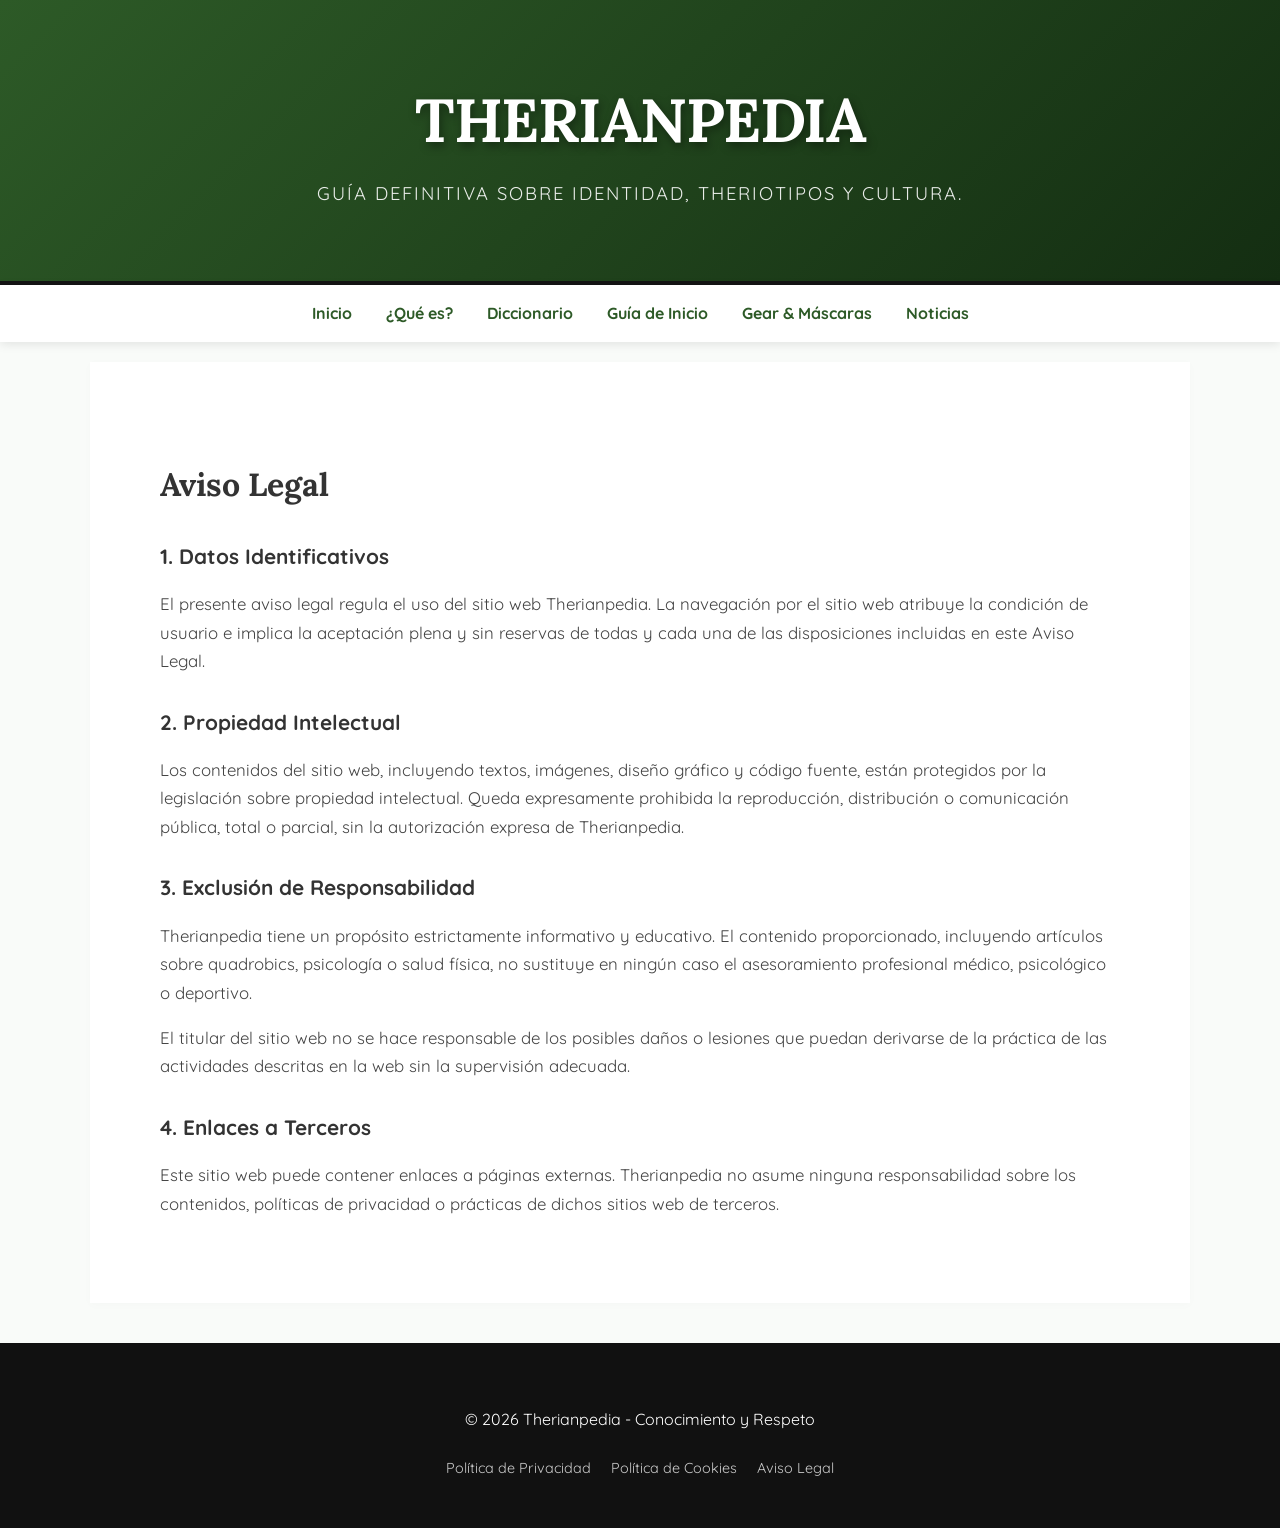
<file: aviso-legal.html>
<!doctype html>
<html lang="es">
  <head>
    <!-- Google Tag Manager (noscript) -->
    <noscript
      ><iframe
        src="https://www.googletagmanager.com/ns.html?id=GTM-MTFQ6HSW"
        height="0"
        width="0"
        style="display: none; visibility: hidden"
      ></iframe
    ></noscript>
    <!-- End Google Tag Manager (noscript) -->
    <script
      async
      src="https://pagead2.googlesyndication.com/pagead/js/adsbygoogle.js?client=ca-pub-7533309416968239"
      crossorigin="anonymous"
    ></script>
    <meta charset="UTF-8" />
    <meta name="viewport" content="width=device-width, initial-scale=1.0" />
    <title>Aviso Legal | Therianpedia</title>
    <link rel="stylesheet" href="styles.css" />
    <link
      href="https://fonts.googleapis.com/css2?family=Quicksand:wght@400;700&family=Lora:wght@400;700&display=swap"
      rel="stylesheet"
    />
    <script
      async
      src="https://pagead2.googlesyndication.com/pagead/js/adsbygoogle.js?client=ca-pub-7533309416968239"
      crossorigin="anonymous"
    ></script>
  </head>
  <body>
    <!-- Google Tag Manager (noscript) -->
    <noscript
      ><iframe
        src="https://www.googletagmanager.com/ns.html?id=GTM-MTFQ6HSW"
        height="0"
        width="0"
        style="display: none; visibility: hidden"
      ></iframe
    ></noscript>
    <!-- End Google Tag Manager (noscript) -->

    <header class="header-main">
      <h1>THERIANPEDIA</h1>
      <p>Guía definitiva sobre identidad, theriotipos y cultura.</p>
    </header>

    <nav class="nav-main">
      <div class="nav-links">
        <a href="index.html">Inicio</a>
        <a href="que-es.html">¿Qué es?</a>
        <a href="diccionario.html">Diccionario</a>
        <a href="guia.html">Guía de Inicio</a>
        <a href="gear.html">Gear & Máscaras</a>
        <a href="noticias.html">Noticias</a>
      </div>
    </nav>

    <main class="page-layout">
      <div class="content-center">
        <section class="legal-content">
          <h2>Aviso Legal</h2>

          <h3>1. Datos Identificativos</h3>
          <p>
            El presente aviso legal regula el uso del sitio web Therianpedia. La
            navegación por el sitio web atribuye la condición de usuario e
            implica la aceptación plena y sin reservas de todas y cada una de
            las disposiciones incluidas en este Aviso Legal.
          </p>

          <h3>2. Propiedad Intelectual</h3>
          <p>
            Los contenidos del sitio web, incluyendo textos, imágenes, diseño
            gráfico y código fuente, están protegidos por la legislación sobre
            propiedad intelectual. Queda expresamente prohibida la reproducción,
            distribución o comunicación pública, total o parcial, sin la
            autorización expresa de Therianpedia.
          </p>

          <h3>3. Exclusión de Responsabilidad</h3>
          <p>
            Therianpedia tiene un propósito estrictamente informativo y
            educativo. El contenido proporcionado, incluyendo artículos sobre
            quadrobics, psicología o salud física, no sustituye en ningún caso
            el asesoramiento profesional médico, psicológico o deportivo.
          </p>
          <p>
            El titular del sitio web no se hace responsable de los posibles
            daños o lesiones que puedan derivarse de la práctica de las
            actividades descritas en la web sin la supervisión adecuada.
          </p>

          <h3>4. Enlaces a Terceros</h3>
          <p>
            Este sitio web puede contener enlaces a páginas externas.
            Therianpedia no asume ninguna responsabilidad sobre los contenidos,
            políticas de privacidad o prácticas de dichos sitios web de
            terceros.
          </p>
        </section>
      </div>
    </main>

    <footer class="footer-main">
      <div class="footer-content">
        <p>&copy; 2026 Therianpedia - Conocimiento y Respeto</p>
        <div class="footer-links">
          <a href="privacidad.html">Política de Privacidad</a>
          <a href="cookies.html">Política de Cookies</a>
          <a href="aviso-legal.html">Aviso Legal</a>
        </div>
      </div>
    </footer>
  </body>
</html>
</file>
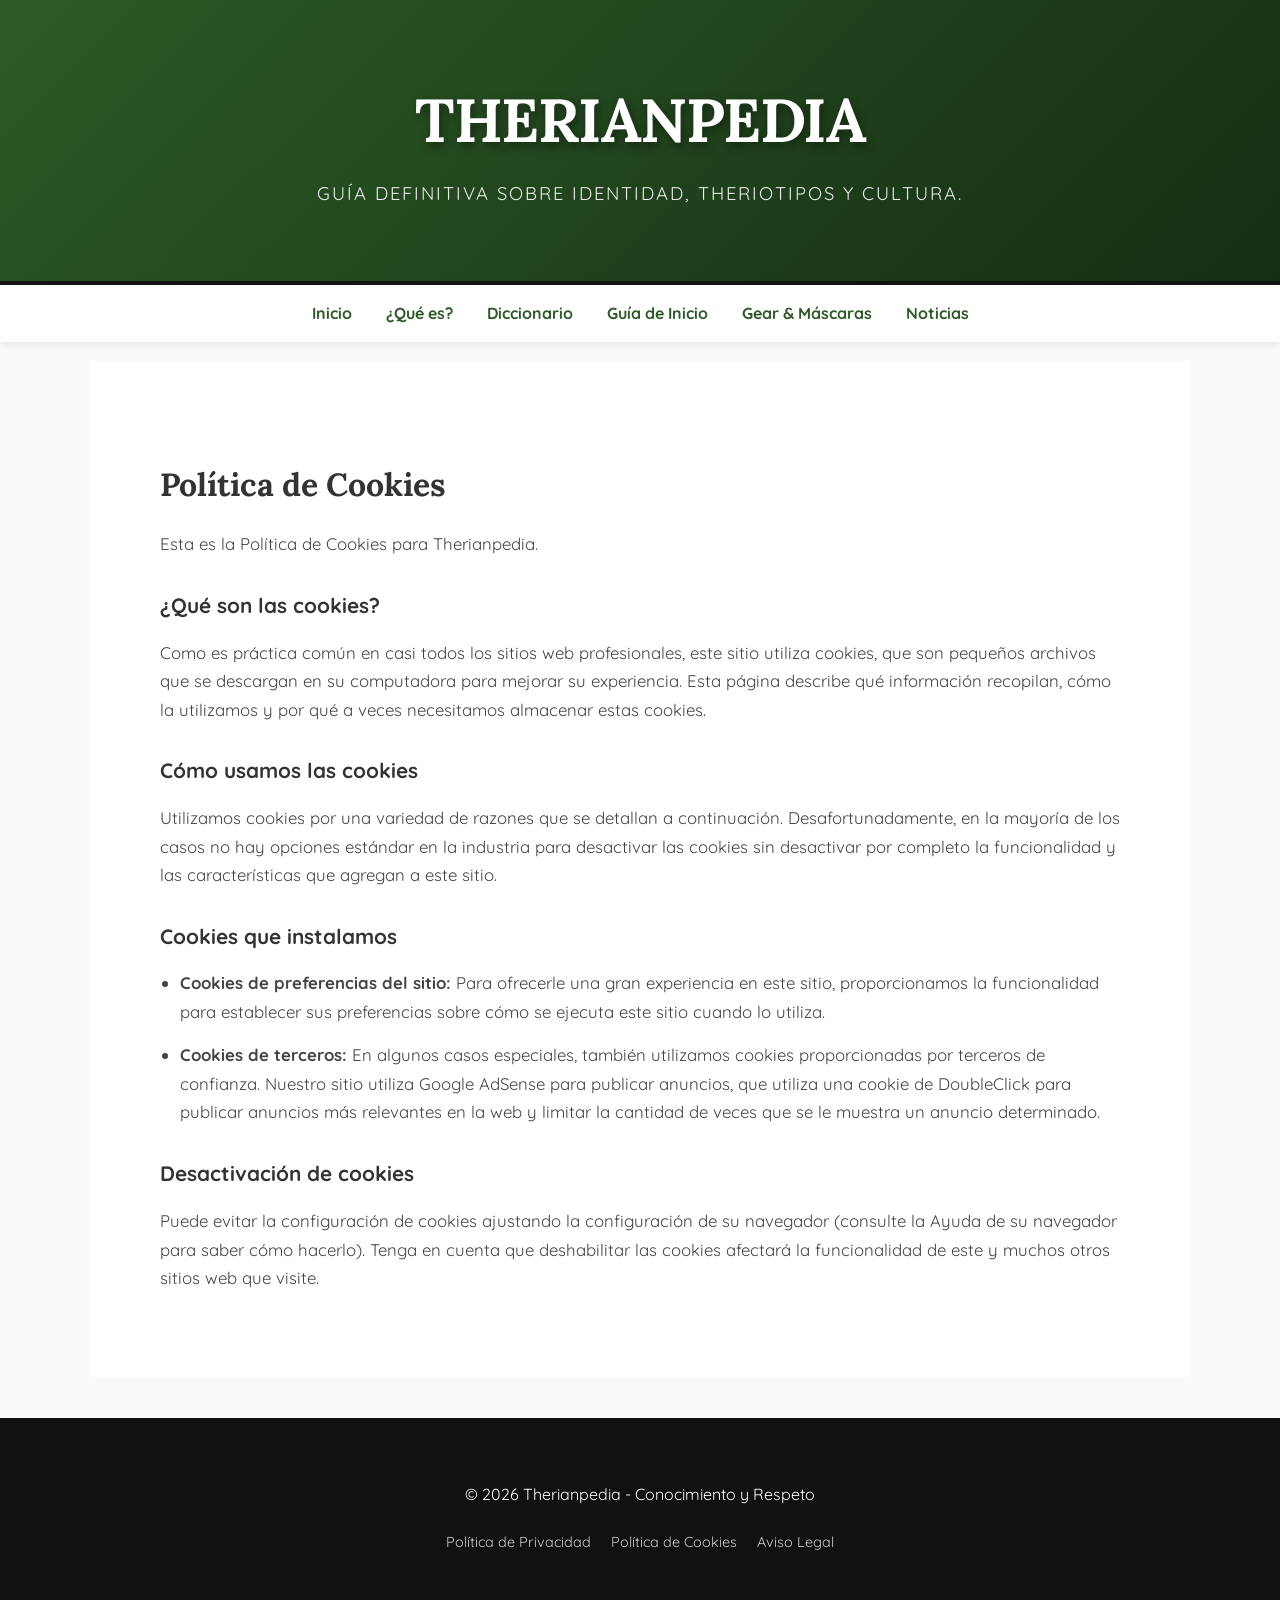
<file: cookies.html>
<!DOCTYPE html>
<html lang="es">
<head>
    <!-- Google Tag Manager (noscript) -->
<noscript><iframe src="https://www.googletagmanager.com/ns.html?id=GTM-MTFQ6HSW"
height="0" width="0" style="display:none;visibility:hidden"></iframe></noscript>
<!-- End Google Tag Manager (noscript) -->
    <script async src="https://pagead2.googlesyndication.com/pagead/js/adsbygoogle.js?client=ca-pub-7533309416968239" crossorigin="anonymous"></script>
    <meta charset="UTF-8">
    <meta name="viewport" content="width=device-width, initial-scale=1.0">
    <title>Política de Cookies | Therianpedia</title>
    <link rel="stylesheet" href="styles.css">
    <link href="https://fonts.googleapis.com/css2?family=Quicksand:wght@400;700&family=Lora:wght@400;700&display=swap" rel="stylesheet">
    <script async src="https://pagead2.googlesyndication.com/pagead/js/adsbygoogle.js?client=ca-pub-7533309416968239"
     crossorigin="anonymous"></script>
</head>
<body>
    <!-- Google Tag Manager (noscript) -->
<noscript><iframe src="https://www.googletagmanager.com/ns.html?id=GTM-MTFQ6HSW"
height="0" width="0" style="display:none;visibility:hidden"></iframe></noscript>
<!-- End Google Tag Manager (noscript) -->

<header class="header-main">
    <h1>THERIANPEDIA</h1>
    <p>Guía definitiva sobre identidad, theriotipos y cultura.</p>
</header>

<nav class="nav-main">
    <div class="nav-links">
        <a href="index.html">Inicio</a>
        <a href="que-es.html">¿Qué es?</a>
        <a href="diccionario.html">Diccionario</a>
        <a href="guia.html">Guía de Inicio</a>
        <a href="gear.html">Gear & Máscaras</a>
        <a href="noticias.html">Noticias</a>
    </div>
</nav>

<main class="page-layout">
    <div class="content-center">
        <section class="legal-content">
            <h2>Política de Cookies</h2>
            <p>Esta es la Política de Cookies para Therianpedia.</p>

            <h3>¿Qué son las cookies?</h3>
            <p>Como es práctica común en casi todos los sitios web profesionales, este sitio utiliza cookies, que son pequeños archivos que se descargan en su computadora para mejorar su experiencia. Esta página describe qué información recopilan, cómo la utilizamos y por qué a veces necesitamos almacenar estas cookies.</p>

            <h3>Cómo usamos las cookies</h3>
            <p>Utilizamos cookies por una variedad de razones que se detallan a continuación. Desafortunadamente, en la mayoría de los casos no hay opciones estándar en la industria para desactivar las cookies sin desactivar por completo la funcionalidad y las características que agregan a este sitio.</p>

            <h3>Cookies que instalamos</h3>
            <ul>
                <li><strong>Cookies de preferencias del sitio:</strong> Para ofrecerle una gran experiencia en este sitio, proporcionamos la funcionalidad para establecer sus preferencias sobre cómo se ejecuta este sitio cuando lo utiliza.</li>
                <li><strong>Cookies de terceros:</strong> En algunos casos especiales, también utilizamos cookies proporcionadas por terceros de confianza. Nuestro sitio utiliza Google AdSense para publicar anuncios, que utiliza una cookie de DoubleClick para publicar anuncios más relevantes en la web y limitar la cantidad de veces que se le muestra un anuncio determinado.</li>
            </ul>

            <h3>Desactivación de cookies</h3>
            <p>Puede evitar la configuración de cookies ajustando la configuración de su navegador (consulte la Ayuda de su navegador para saber cómo hacerlo). Tenga en cuenta que deshabilitar las cookies afectará la funcionalidad de este y muchos otros sitios web que visite.</p>
        </section>
    </div>
</main>

<footer class="footer-main">
    <div class="footer-content">
        <p>&copy; 2026 Therianpedia - Conocimiento y Respeto</p>
        <div class="footer-links">
            <a href="privacidad.html">Política de Privacidad</a>
            <a href="cookies.html">Política de Cookies</a>
            <a href="aviso-legal.html">Aviso Legal</a>
        </div>
    </div>
</footer>

</body>
</html>
</file>
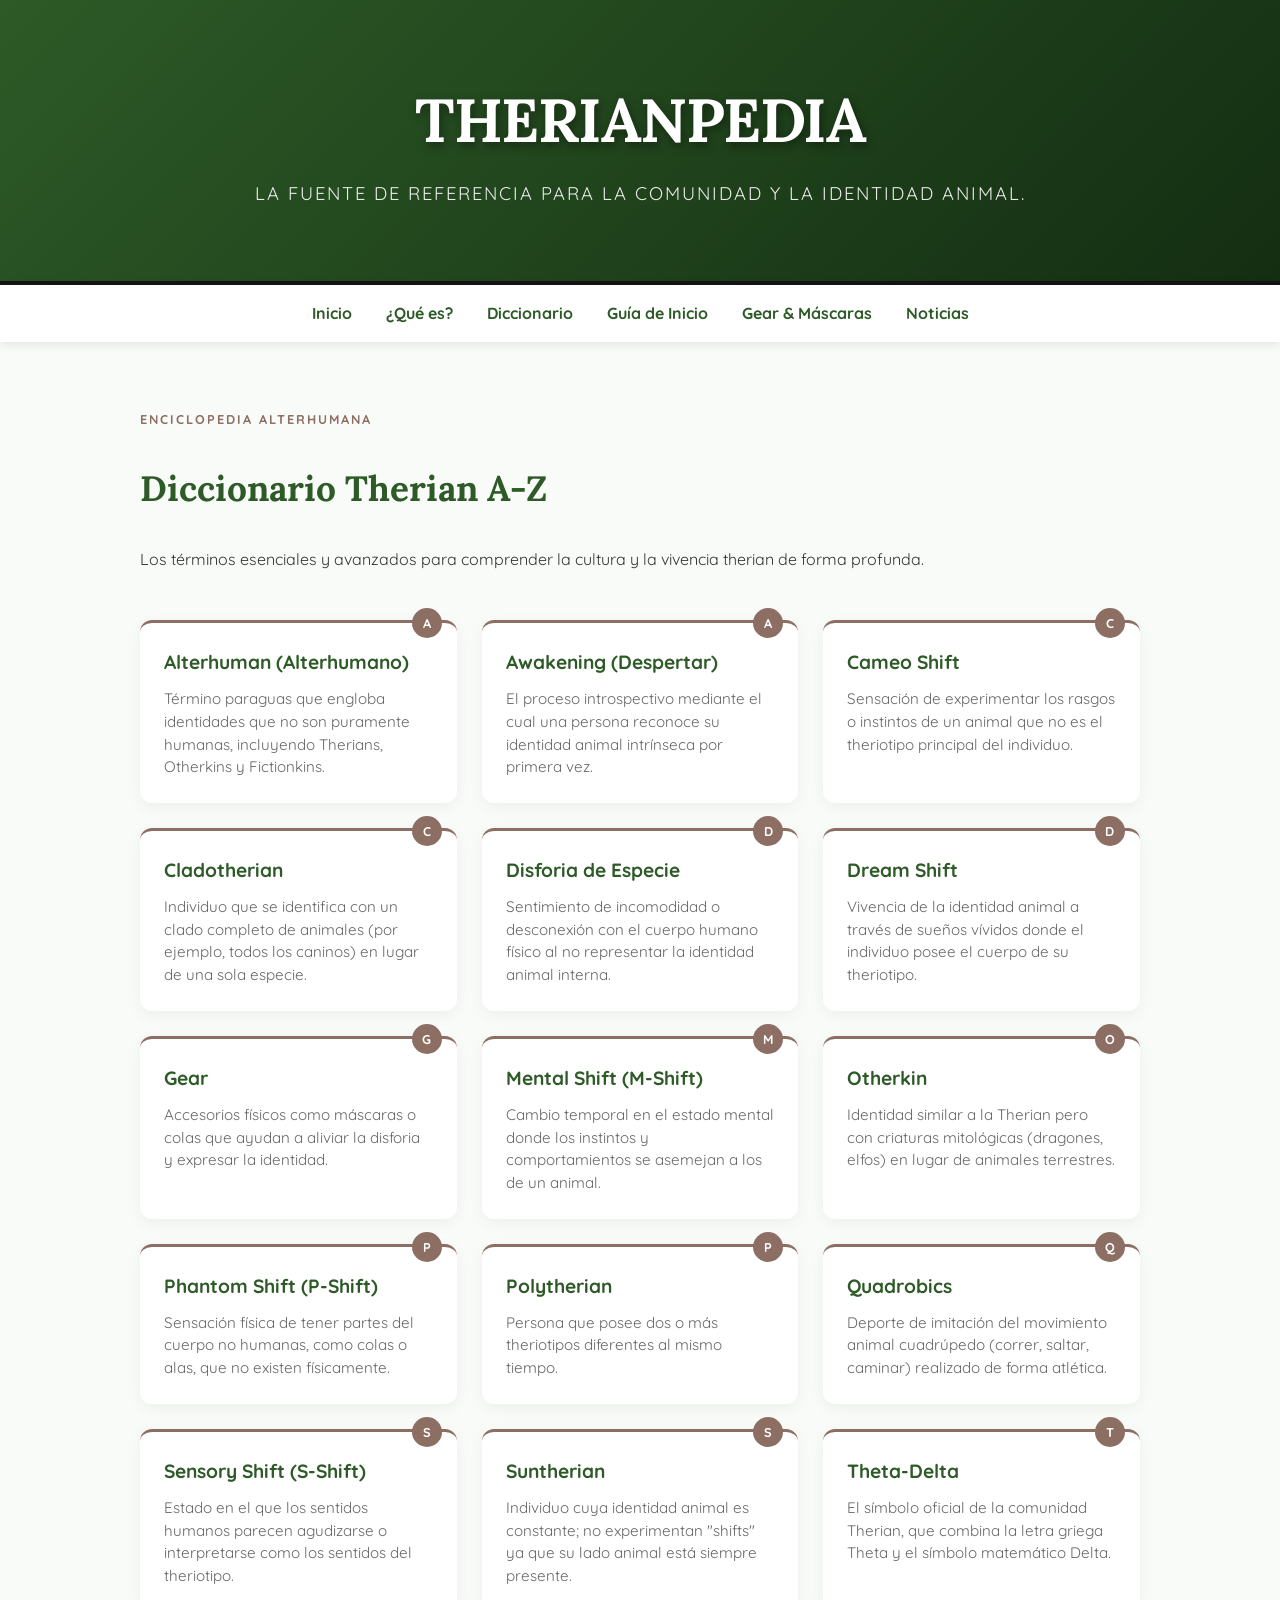
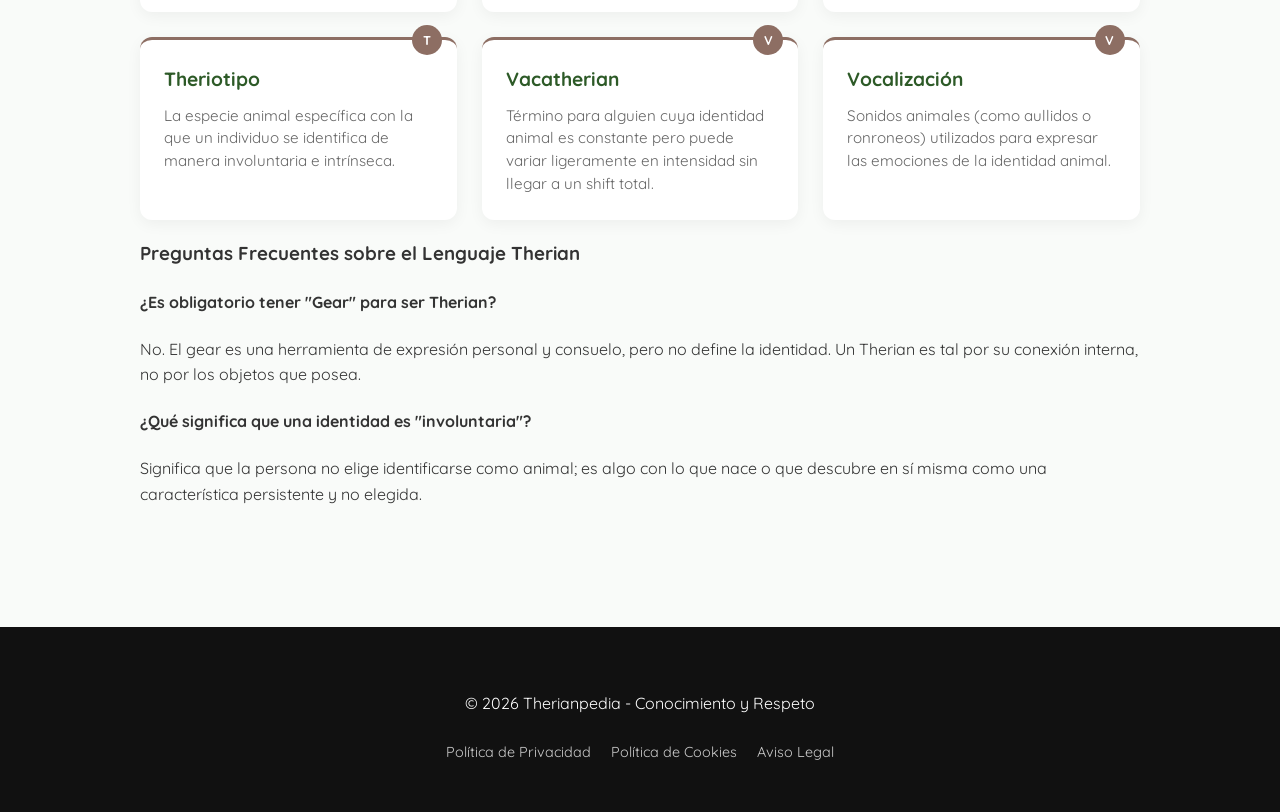
<file: diccionario.html>
<!DOCTYPE html>
<html lang="es">
<head>
    <noscript><iframe src="https://www.googletagmanager.com/ns.html?id=GTM-MTFQ6HSW"
    height="0" width="0" style="display:none;visibility:hidden"></iframe></noscript>
    <script async src="https://pagead2.googlesyndication.com/pagead/js/adsbygoogle.js?client=ca-pub-7533309416968239" crossorigin="anonymous"></script>
    <meta charset="UTF-8">
    <meta name="viewport" content="width=device-width, initial-scale=1.0">
    
    <title>Diccionario Therian A-Z | Glosario Completo de Términos | Therianpedia</title>
    <meta name="description" content="Explora el glosario más completo sobre la cultura Therian. Definiciones detalladas sobre shifts, theriotipos, quadrobics y la identidad alterhumana.">
    <meta name="keywords" content="diccionario therian, glosario therian, términos alterhumanos, qué es theriotipo, shifts, quadrobics, disforia de especie">
    
    <link rel="stylesheet" href="styles.css">
    <link href="https://fonts.googleapis.com/css2?family=Quicksand:wght@400;700&family=Lora:ital,wght@0,400;0,700;1,400&display=swap" rel="stylesheet">
</head>
<body>
<noscript><iframe src="https://www.googletagmanager.com/ns.html?id=GTM-MTFQ6HSW"
height="0" width="0" style="display:none;visibility:hidden"></iframe></noscript>

<header>
    <h1>THERIANPEDIA</h1>
    <p>La fuente de referencia para la comunidad y la identidad animal.</p>
</header>

<nav>
    <a href="index.html">Inicio</a>
    <a href="que-es.html">¿Qué es?</a>
    <a href="diccionario.html">Diccionario</a>
    <a href="guia.html">Guía de Inicio</a>
    <a href="gear.html">Gear & Máscaras</a>
    <a href="noticias.html">Noticias</a>
</nav>

<main>
    <section id="diccionario" class="seccion-diccionario">
    <div class="contenedor-diccionario">
        <span class="categoria">Enciclopedia Alterhumana</span>
        <h2>Diccionario Therian A-Z</h2>
        <p>Los términos esenciales y avanzados para comprender la cultura y la vivencia therian de forma profunda.</p>

        <div class="grid-diccionario">
            <div class="termino">
                <span class="letra">A</span>
                <h4>Alterhuman (Alterhumano)</h4>
                <p>Término paraguas que engloba identidades que no son puramente humanas, incluyendo Therians, Otherkins y Fictionkins.</p>
            </div>

            <div class="termino">
                <span class="letra">A</span>
                <h4>Awakening (Despertar)</h4>
                <p>El proceso introspectivo mediante el cual una persona reconoce su identidad animal intrínseca por primera vez.</p>
            </div>

            <div class="termino">
                <span class="letra">C</span>
                <h4>Cameo Shift</h4>
                <p>Sensación de experimentar los rasgos o instintos de un animal que no es el theriotipo principal del individuo.</p>
            </div>

            <div class="termino">
                <span class="letra">C</span>
                <h4>Cladotherian</h4>
                <p>Individuo que se identifica con un clado completo de animales (por ejemplo, todos los caninos) en lugar de una sola especie.</p>
            </div>

            <div class="termino">
                <span class="letra">D</span>
                <h4>Disforia de Especie</h4>
                <p>Sentimiento de incomodidad o desconexión con el cuerpo humano físico al no representar la identidad animal interna.</p>
            </div>

            <div class="termino">
                <span class="letra">D</span>
                <h4>Dream Shift</h4>
                <p>Vivencia de la identidad animal a través de sueños vívidos donde el individuo posee el cuerpo de su theriotipo.</p>
            </div>

            <div class="termino">
                <span class="letra">G</span>
                <h4>Gear</h4>
                <p>Accesorios físicos como máscaras o colas que ayudan a aliviar la disforia y expresar la identidad.</p>
            </div>

            <div class="termino">
                <span class="letra">M</span>
                <h4>Mental Shift (M-Shift)</h4>
                <p>Cambio temporal en el estado mental donde los instintos y comportamientos se asemejan a los de un animal.</p>
            </div>

            <div class="termino">
                <span class="letra">O</span>
                <h4>Otherkin</h4>
                <p>Identidad similar a la Therian pero con criaturas mitológicas (dragones, elfos) en lugar de animales terrestres.</p>
            </div>

            <div class="termino">
                <span class="letra">P</span>
                <h4>Phantom Shift (P-Shift)</h4>
                <p>Sensación física de tener partes del cuerpo no humanas, como colas o alas, que no existen físicamente.</p>
            </div>

            <div class="termino">
                <span class="letra">P</span>
                <h4>Polytherian</h4>
                <p>Persona que posee dos o más theriotipos diferentes al mismo tiempo.</p>
            </div>

            <div class="termino">
                <span class="letra">Q</span>
                <h4>Quadrobics</h4>
                <p>Deporte de imitación del movimiento animal cuadrúpedo (correr, saltar, caminar) realizado de forma atlética.</p>
            </div>

            <div class="termino">
                <span class="letra">S</span>
                <h4>Sensory Shift (S-Shift)</h4>
                <p>Estado en el que los sentidos humanos parecen agudizarse o interpretarse como los sentidos del theriotipo.</p>
            </div>

            <div class="termino">
                <span class="letra">S</span>
                <h4>Suntherian</h4>
                <p>Individuo cuya identidad animal es constante; no experimentan "shifts" ya que su lado animal está siempre presente.</p>
            </div>

            <div class="termino">
                <span class="letra">T</span>
                <h4>Theta-Delta</h4>
                <p>El símbolo oficial de la comunidad Therian, que combina la letra griega Theta y el símbolo matemático Delta.</p>
            </div>

            <div class="termino">
                <span class="letra">T</span>
                <h4>Theriotipo</h4>
                <p>La especie animal específica con la que un individuo se identifica de manera involuntaria e intrínseca.</p>
            </div>

            <div class="termino">
                <span class="letra">V</span>
                <h4>Vacatherian</h4>
                <p>Término para alguien cuya identidad animal es constante pero puede variar ligeramente en intensidad sin llegar a un shift total.</p>
            </div>

            <div class="termino">
                <span class="letra">V</span>
                <h4>Vocalización</h4>
                <p>Sonidos animales (como aullidos o ronroneos) utilizados para expresar las emociones de la identidad animal.</p>
            </div>
        </div>

        <div class="faq-diccionario">
            <h3>Preguntas Frecuentes sobre el Lenguaje Therian</h3>
            <div class="faq-item">
                <h4>¿Es obligatorio tener "Gear" para ser Therian?</h4>
                <p>No. El gear es una herramienta de expresión personal y consuelo, pero no define la identidad. Un Therian es tal por su conexión interna, no por los objetos que posea.</p>
            </div>
            <div class="faq-item">
                <h4>¿Qué significa que una identidad es "involuntaria"?</h4>
                <p>Significa que la persona no elige identificarse como animal; es algo con lo que nace o que descubre en sí misma como una característica persistente y no elegida.</p>
            </div>
        </div>
    </div>
</section>
</main>

<footer class="footer-main">
    <div class="footer-content">
        <p>&copy; 2026 Therianpedia - Conocimiento y Respeto</p>
        <div class="footer-links">
            <a href="privacidad.html">Política de Privacidad</a>
            <a href="cookies.html">Política de Cookies</a>
            <a href="aviso-legal.html">Aviso Legal</a>
        </div>
    </div>
</footer>
</body>
</html>
</file>
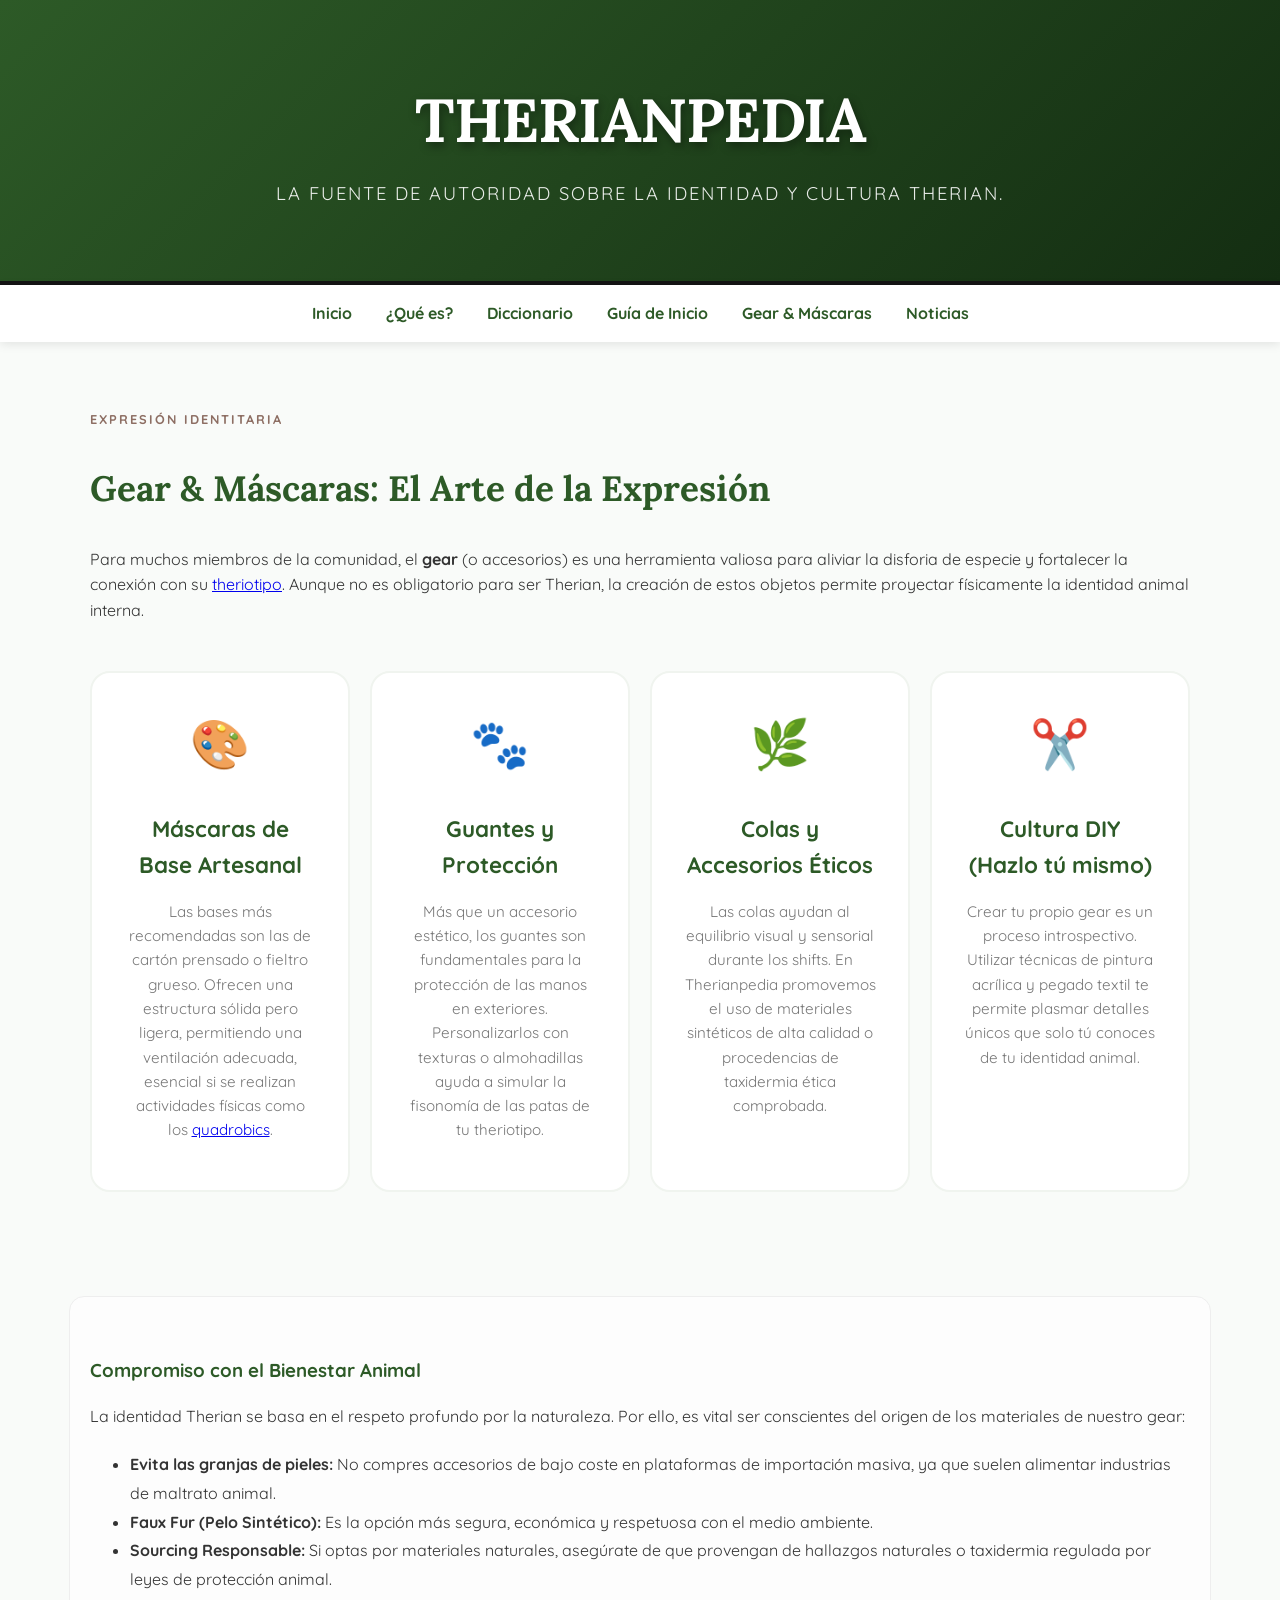
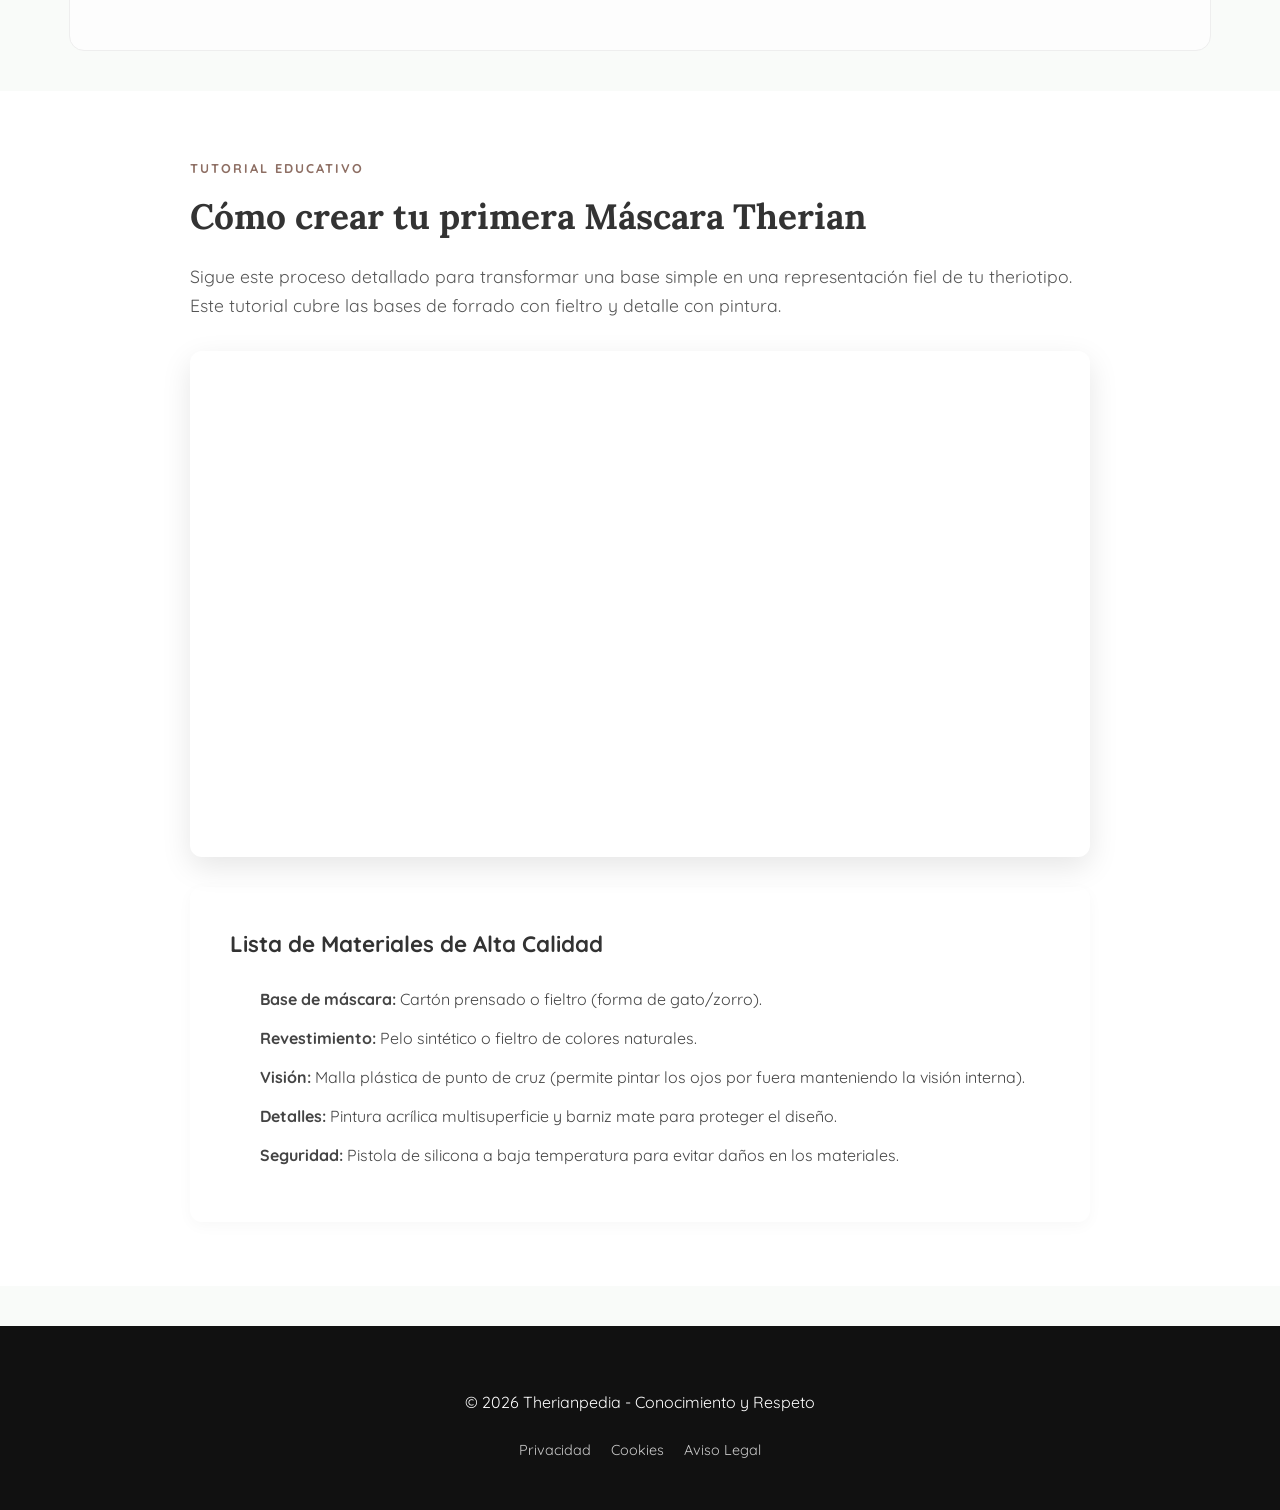
<file: gear.html>
<!DOCTYPE html>
<html lang="es">
<head>
    <script>(function(w,d,s,l,i){w[l]=w[l]||[];w[l].push({'gtm.start':
    new Date().getTime(),event:'gtm.js'});var f=d.getElementsByTagName(s)[0],
    j=d.createElement(s),dl=l!='dataLayer'?'&l='+l:'';j.async=true;j.src=
    'https://www.googletagmanager.com/gtm.js?id='+i+dl;f.parentNode.insertBefore(j,f);
    })(window,document,'script','dataLayer','GTM-MTFQ6HSW');</script>
    <script async src="https://pagead2.googlesyndication.com/pagead/js/adsbygoogle.js?client=ca-pub-7533309416968239" crossorigin="anonymous"></script>
    
    <meta charset="UTF-8">
    <meta name="viewport" content="width=device-width, initial-scale=1.0">
    
    <title>Gear y Máscaras Therian: Guía de Creación y Ética | Therianpedia</title>
    <meta name="description" content="Aprende a crear tu propio gear therian de forma ética. Tutoriales para máscaras, consejos sobre materiales y cómo el gear ayuda a expresar tu identidad animal.">
    <meta name="keywords" content="gear therian, máscaras therian, tutorial máscara zorro, colas therian, DIY therian, identidad animal, disforia de especie">
    
    <link rel="stylesheet" href="styles.css">
    <link href="https://fonts.googleapis.com/css2?family=Quicksand:wght@400;700&family=Lora:ital,wght@0,400;0,700;1,400&display=swap" rel="stylesheet">

    <script type="application/ld+json">
    {
      "@context": "https://schema.org",
      "@type": "Article",
      "headline": "Guía de Gear y Máscaras Therian: Creación y Significado",
      "description": "Una mirada profunda al uso de accesorios físicos para la expresión de la identidad therian.",
      "author": {
        "@type": "Organization",
        "name": "Therianpedia"
      }
    }
    </script>
</head>
<body>
    <noscript><iframe src="https://www.googletagmanager.com/ns.html?id=GTM-MTFQ6HSW"
    height="0" width="0" style="display:none;visibility:hidden"></iframe></noscript>
    <header>
    <h1>THERIANPEDIA</h1>
    <p>La fuente de autoridad sobre la identidad y cultura Therian.</p>
</header>

<nav>
    <a href="index.html">Inicio</a>
    <a href="que-es.html">¿Qué es?</a>
    <a href="diccionario.html">Diccionario</a>
    <a href="guia.html">Guía de Inicio</a>
    <a href="gear.html">Gear & Máscaras</a>
    <a href="noticias.html">Noticias</a>
</nav>

<main>
    <section id="gear" class="seccion-gear">
        <div class="contenedor-gear">
            <span class="categoria">Expresión Identitaria</span>
            <h2>Gear & Máscaras: El Arte de la Expresión</h2>
            <p class="introduccion-texto">
                Para muchos miembros de la comunidad, el <strong>gear</strong> (o accesorios) es una herramienta valiosa para aliviar la disforia de especie y fortalecer la conexión con su <a href="que-es.html">theriotipo</a>. Aunque no es obligatorio para ser Therian, la creación de estos objetos permite proyectar físicamente la identidad animal interna.
            </p>

            <div class="grid-gear">
                <div class="gear-card">
                    <div class="gear-icon">🎨</div>
                    <h4>Máscaras de Base Artesanal</h4>
                    <p>Las bases más recomendadas son las de cartón prensado o fieltro grueso. Ofrecen una estructura sólida pero ligera, permitiendo una ventilación adecuada, esencial si se realizan actividades físicas como los <a href="guia.html">quadrobics</a>.</p>
                </div>

                <div class="gear-card">
                    <div class="gear-icon">🐾</div>
                    <h4>Guantes y Protección</h4>
                    <p>Más que un accesorio estético, los guantes son fundamentales para la protección de las manos en exteriores. Personalizarlos con texturas o almohadillas ayuda a simular la fisonomía de las patas de tu theriotipo.</p>
                </div>

                <div class="gear-card">
                    <div class="gear-icon">🌿</div>
                    <h4>Colas y Accesorios Éticos</h4>
                    <p>Las colas ayudan al equilibrio visual y sensorial durante los shifts. En Therianpedia promovemos el uso de materiales sintéticos de alta calidad o procedencias de taxidermia ética comprobada.</p>
                </div>

                <div class="gear-card">
                    <div class="gear-icon">✂️</div>
                    <h4>Cultura DIY (Hazlo tú mismo)</h4>
                    <p>Crear tu propio gear es un proceso introspectivo. Utilizar técnicas de pintura acrílica y pegado textil te permite plasmar detalles únicos que solo tú conoces de tu identidad animal.</p>
                </div>
            </div>
        </div>
    </section>

    <section class="seccion-etica-materiales" style="background: #fdfdfd; padding: 40px 20px; border-radius: 15px; margin: 40px auto; max-width: 1100px; border: 1px solid #eee;">
        <h3 style="color: var(--verde-bosque);">Compromiso con el Bienestar Animal</h3>
        <p>La identidad Therian se basa en el respeto profundo por la naturaleza. Por ello, es vital ser conscientes del origen de los materiales de nuestro gear:</p>
        <ul style="margin-top: 20px; line-height: 1.8;">
            <li><strong>Evita las granjas de pieles:</strong> No compres accesorios de bajo coste en plataformas de importación masiva, ya que suelen alimentar industrias de maltrato animal.</li>
            <li><strong>Faux Fur (Pelo Sintético):</strong> Es la opción más segura, económica y respetuosa con el medio ambiente.</li>
            <li><strong>Sourcing Responsable:</strong> Si optas por materiales naturales, asegúrate de que provengan de hallazgos naturales o taxidermia regulada por leyes de protección animal.</li>
        </ul>
    </section>

    <section id="tutorial" class="seccion-tutorial">
        <div class="contenedor-tutorial">
            <span class="categoria">Tutorial Educativo</span>
            <h2>Cómo crear tu primera Máscara Therian</h2>
            <p>Sigue este proceso detallado para transformar una base simple en una representación fiel de tu theriotipo. Este tutorial cubre las bases de forrado con fieltro y detalle con pintura.</p>
            
            <div class="video-responsive" style="margin: 30px 0;">
                <iframe width="560" height="315" src="https://www.youtube.com/embed/WNEYwPfrm1c?si=zhKvqyHqi8qFewGv" title="Tutorial Máscara Therian" frameborder="0" allow="accelerometer; autoplay; clipboard-write; encrypted-media; gyroscope; picture-in-picture; web-share" referrerpolicy="strict-origin-when-cross-origin" allowfullscreen></iframe>
            </div>

            <div class="materiales-box">
                <h3>Lista de Materiales de Alta Calidad</h3>
                <ul class="lista-check">
                    <li><strong>Base de máscara:</strong> Cartón prensado o fieltro (forma de gato/zorro).</li>
                    <li><strong>Revestimiento:</strong> Pelo sintético o fieltro de colores naturales.</li>
                    <li><strong>Visión:</strong> Malla plástica de punto de cruz (permite pintar los ojos por fuera manteniendo la visión interna).</li>
                    <li><strong>Detalles:</strong> Pintura acrílica multisuperficie y barniz mate para proteger el diseño.</li>
                    <li><strong>Seguridad:</strong> Pistola de silicona a baja temperatura para evitar daños en los materiales.</li>
                </ul>
            </div>
        </div>
    </section>
</main>

<footer class="footer-main">
    <div class="footer-content">
        <p>&copy; 2026 Therianpedia - Conocimiento y Respeto</p>
        <div class="footer-links">
            <a href="privacidad.html">Privacidad</a>
            <a href="cookies.html">Cookies</a>
            <a href="aviso-legal.html">Aviso Legal</a>
        </div>
    </div>
</footer>

</body>
</html>
</file>
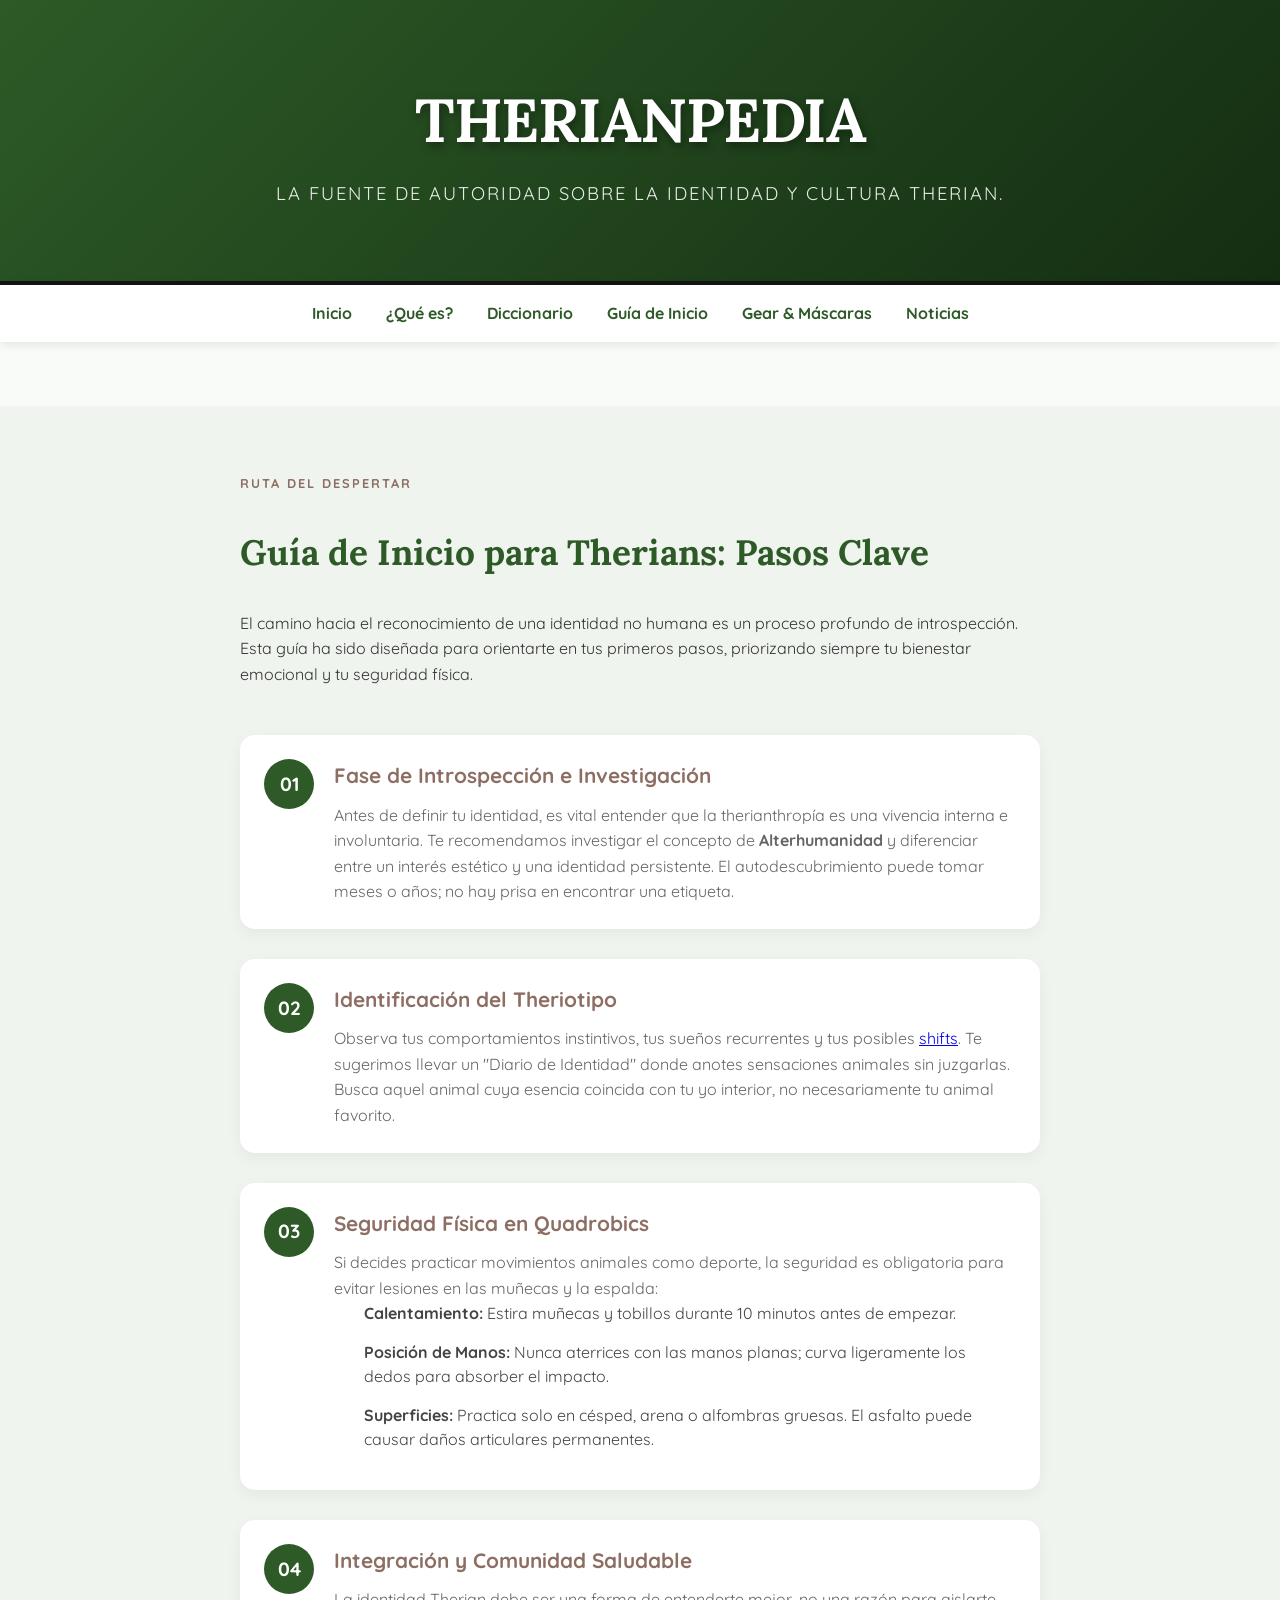
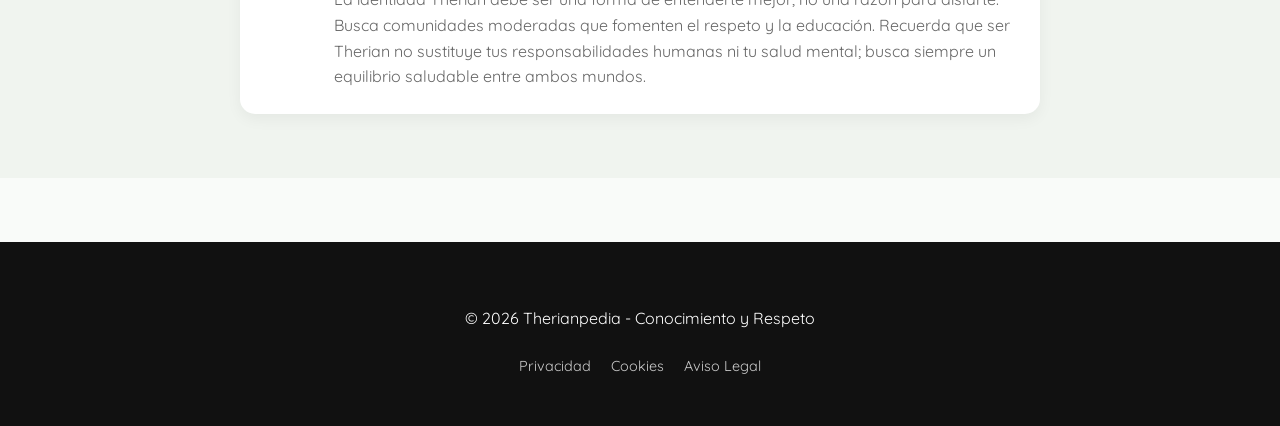
<file: guia.html>
<!DOCTYPE html>
<html lang="es">
<head>
    <script>(function(w,d,s,l,i){w[l]=w[l]||[];w[l].push({'gtm.start':
    new Date().getTime(),event:'gtm.js'});var f=d.getElementsByTagName(s)[0],
    j=d.createElement(s),dl=l!='dataLayer'?'&l='+l:'';j.async=true;j.src=
    'https://www.googletagmanager.com/gtm.js?id='+i+dl;f.parentNode.insertBefore(j,f);
    })(window,document,'script','dataLayer','GTM-MTFQ6HSW');</script>
    <script async src="https://pagead2.googlesyndication.com/pagead/js/adsbygoogle.js?client=ca-pub-7533309416968239" crossorigin="anonymous"></script>
    
    <meta charset="UTF-8">
    <meta name="viewport" content="width=device-width, initial-scale=1.0">
    
    <title>Guía de Inicio Therian: Identificación, Seguridad y Pasos | Therianpedia</title>
    <meta name="description" content="Guía detallada para nuevos Therians. Aprende sobre el proceso de despertar, cómo identificar tu theriotipo y practicar quadrobics de forma segura y responsable.">
    <meta name="keywords" content="guía therian, despertar therian, identificar theriotipo, seguridad quadrobics, consejos therian, comunidad alterhumana, theriantropía">
    
    <link rel="stylesheet" href="styles.css">
    <link href="https://fonts.googleapis.com/css2?family=Quicksand:wght@400;700&family=Lora:ital,wght@0,400;0,700;1,400&display=swap" rel="stylesheet">

    <script type="application/ld+json">
    {
      "@context": "https://schema.org",
      "@type": "HowTo",
      "name": "Cómo empezar tu camino como Therian",
      "description": "Pasos esenciales para la introspección, identificación y práctica segura dentro de la comunidad Therian.",
      "step": [
        {
          "@type": "HowToStep",
          "name": "Investigación",
          "text": "Documentarse sobre la theriantropía y el movimiento alterhumano."
        },
        {
          "@type": "HowToStep",
          "name": "Identificación",
          "text": "Reconocer el theriotipo mediante la observación de instintos y sueños."
        },
        {
          "@type": "HowToStep",
          "name": "Seguridad",
          "text": "Práctica responsable de quadrobics para evitar lesiones."
        }
      ]
    }
    </script>
</head>
<body>
    <noscript><iframe src="https://www.googletagmanager.com/ns.html?id=GTM-MTFQ6HSW"
    height="0" width="0" style="display:none;visibility:hidden"></iframe></noscript>
    <header>
    <h1>THERIANPEDIA</h1>
    <p>La fuente de autoridad sobre la identidad y cultura Therian.</p>
</header>

<nav>
    <a href="index.html">Inicio</a>
    <a href="que-es.html">¿Qué es?</a>
    <a href="diccionario.html">Diccionario</a>
    <a href="guia.html">Guía de Inicio</a>
    <a href="gear.html">Gear & Máscaras</a>
    <a href="noticias.html">Noticias</a>
</nav>

<main>
   <section id="guia" class="seccion-guia">
    <div class="contenedor-guia">
        <span class="categoria">Ruta del Despertar</span>
        <h2>Guía de Inicio para Therians: Pasos Clave</h2>
        <p>El camino hacia el reconocimiento de una identidad no humana es un proceso profundo de introspección. Esta guía ha sido diseñada para orientarte en tus primeros pasos, priorizando siempre tu bienestar emocional y tu seguridad física.</p>

        <div class="pasos-container">
            <div class="paso">
                <div class="paso-numero">01</div>
                <div class="paso-info">
                    <h4>Fase de Introspección e Investigación</h4>
                    <p>Antes de definir tu identidad, es vital entender que la therianthropía es una vivencia interna e involuntaria. Te recomendamos investigar el concepto de <strong>Alterhumanidad</strong> y diferenciar entre un interés estético y una identidad persistente. El autodescubrimiento puede tomar meses o años; no hay prisa en encontrar una etiqueta.</p>
                </div>
            </div>

            <div class="paso">
                <div class="paso-numero">02</div>
                <div class="paso-info">
                    <h4>Identificación del Theriotipo</h4>
                    <p>Observa tus comportamientos instintivos, tus sueños recurrentes y tus posibles <a href="diccionario.html">shifts</a>. Te sugerimos llevar un "Diario de Identidad" donde anotes sensaciones animales sin juzgarlas. Busca aquel animal cuya esencia coincida con tu yo interior, no necesariamente tu animal favorito.</p>
                </div>
            </div>

            <div class="paso">
                <div class="paso-numero">03</div>
                <div class="paso-info">
                    <h4>Seguridad Física en Quadrobics</h4>
                    <p>Si decides practicar movimientos animales como deporte, la seguridad es obligatoria para evitar lesiones en las muñecas y la espalda:</p>
                    <ul class="lista-check">
                        <li><strong>Calentamiento:</strong> Estira muñecas y tobillos durante 10 minutos antes de empezar.</li>
                        <li><strong>Posición de Manos:</strong> Nunca aterrices con las manos planas; curva ligeramente los dedos para absorber el impacto.</li>
                        <li><strong>Superficies:</strong> Practica solo en césped, arena o alfombras gruesas. El asfalto puede causar daños articulares permanentes.</li>
                    </ul>
                </div>
            </div>

            <div class="paso">
                <div class="paso-numero">04</div>
                <div class="paso-info">
                    <h4>Integración y Comunidad Saludable</h4>
                    <p>La identidad Therian debe ser una forma de entenderte mejor, no una razón para aislarte. Busca comunidades moderadas que fomenten el respeto y la educación. Recuerda que ser Therian no sustituye tus responsabilidades humanas ni tu salud mental; busca siempre un equilibrio saludable entre ambos mundos.</p>
                </div>
            </div>
        </div>
    </div>
</section>
</main>

<footer class="footer-main">
    <div class="footer-content">
        <p>&copy; 2026 Therianpedia - Conocimiento y Respeto</p>
        <div class="footer-links">
            <a href="privacidad.html">Privacidad</a>
            <a href="cookies.html">Cookies</a>
            <a href="aviso-legal.html">Aviso Legal</a>
        </div>
    </div>
</footer>
</body>
</html>
</file>
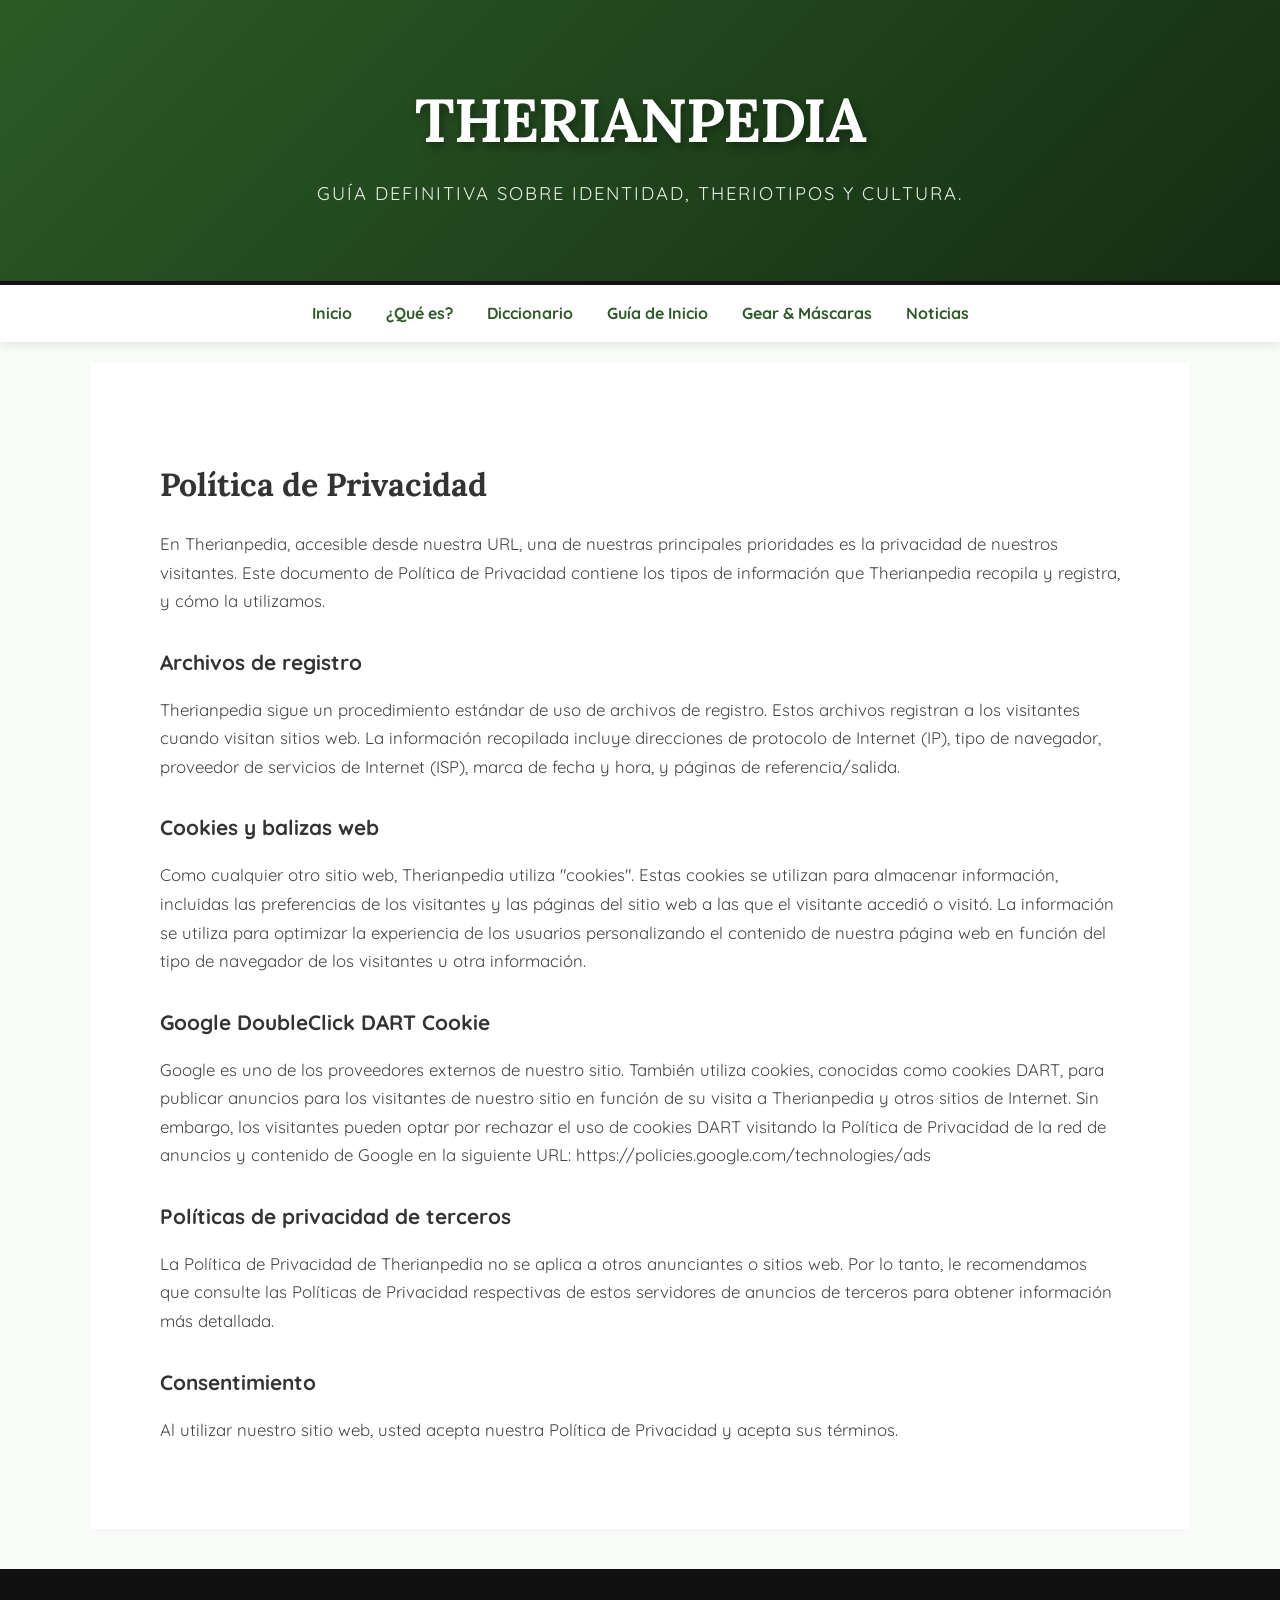
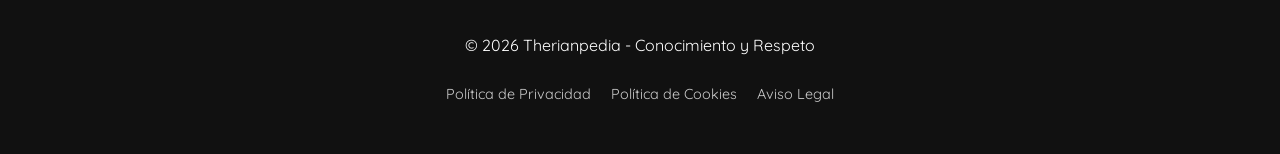
<file: privacidad.html>
<!DOCTYPE html>
<html lang="es">
<head>
    <!-- Google Tag Manager (noscript) -->
<noscript><iframe src="https://www.googletagmanager.com/ns.html?id=GTM-MTFQ6HSW"
height="0" width="0" style="display:none;visibility:hidden"></iframe></noscript>
<!-- End Google Tag Manager (noscript) -->
    <script async src="https://pagead2.googlesyndication.com/pagead/js/adsbygoogle.js?client=ca-pub-7533309416968239" crossorigin="anonymous"></script>
    <meta charset="UTF-8">
    <meta name="viewport" content="width=device-width, initial-scale=1.0">
    <title>Política de Privacidad | Therianpedia</title>
    <link rel="stylesheet" href="styles.css">
    <link href="https://fonts.googleapis.com/css2?family=Quicksand:wght@400;700&family=Lora:wght@400;700&display=swap" rel="stylesheet">
    <script async src="https://pagead2.googlesyndication.com/pagead/js/adsbygoogle.js?client=ca-pub-7533309416968239"
     crossorigin="anonymous"></script>
</head>
<body>
    <!-- Google Tag Manager (noscript) -->
<noscript><iframe src="https://www.googletagmanager.com/ns.html?id=GTM-MTFQ6HSW"
height="0" width="0" style="display:none;visibility:hidden"></iframe></noscript>
<!-- End Google Tag Manager (noscript) -->

<header class="header-main">
    <h1>THERIANPEDIA</h1>
    <p>Guía definitiva sobre identidad, theriotipos y cultura.</p>
</header>

<nav class="nav-main">
    <div class="nav-links">
        <a href="index.html">Inicio</a>
        <a href="que-es.html">¿Qué es?</a>
        <a href="diccionario.html">Diccionario</a>
        <a href="guia.html">Guía de Inicio</a>
        <a href="gear.html">Gear & Máscaras</a>
        <a href="noticias.html">Noticias</a>
    </div>
</nav>

<main class="page-layout">
    <div class="content-center">
        <section class="legal-content">
            <h2>Política de Privacidad</h2>
            <p>En Therianpedia, accesible desde nuestra URL, una de nuestras principales prioridades es la privacidad de nuestros visitantes. Este documento de Política de Privacidad contiene los tipos de información que Therianpedia recopila y registra, y cómo la utilizamos.</p>
            
            <h3>Archivos de registro</h3>
            <p>Therianpedia sigue un procedimiento estándar de uso de archivos de registro. Estos archivos registran a los visitantes cuando visitan sitios web. La información recopilada incluye direcciones de protocolo de Internet (IP), tipo de navegador, proveedor de servicios de Internet (ISP), marca de fecha y hora, y páginas de referencia/salida.</p>

            <h3>Cookies y balizas web</h3>
            <p>Como cualquier otro sitio web, Therianpedia utiliza "cookies". Estas cookies se utilizan para almacenar información, incluidas las preferencias de los visitantes y las páginas del sitio web a las que el visitante accedió o visitó. La información se utiliza para optimizar la experiencia de los usuarios personalizando el contenido de nuestra página web en función del tipo de navegador de los visitantes u otra información.</p>

            <h3>Google DoubleClick DART Cookie</h3>
            <p>Google es uno de los proveedores externos de nuestro sitio. También utiliza cookies, conocidas como cookies DART, para publicar anuncios para los visitantes de nuestro sitio en función de su visita a Therianpedia y otros sitios de Internet. Sin embargo, los visitantes pueden optar por rechazar el uso de cookies DART visitando la Política de Privacidad de la red de anuncios y contenido de Google en la siguiente URL: https://policies.google.com/technologies/ads</p>

            <h3>Políticas de privacidad de terceros</h3>
            <p>La Política de Privacidad de Therianpedia no se aplica a otros anunciantes o sitios web. Por lo tanto, le recomendamos que consulte las Políticas de Privacidad respectivas de estos servidores de anuncios de terceros para obtener información más detallada.</p>

            <h3>Consentimiento</h3>
            <p>Al utilizar nuestro sitio web, usted acepta nuestra Política de Privacidad y acepta sus términos.</p>
        </section>
    </div>
</main>

<footer class="footer-main">
    <div class="footer-content">
        <p>&copy; 2026 Therianpedia - Conocimiento y Respeto</p>
        <div class="footer-links">
            <a href="privacidad.html">Política de Privacidad</a>
            <a href="cookies.html">Política de Cookies</a>
            <a href="aviso-legal.html">Aviso Legal</a>
        </div>
    </div>
</footer>

</body>
</html>
</file>
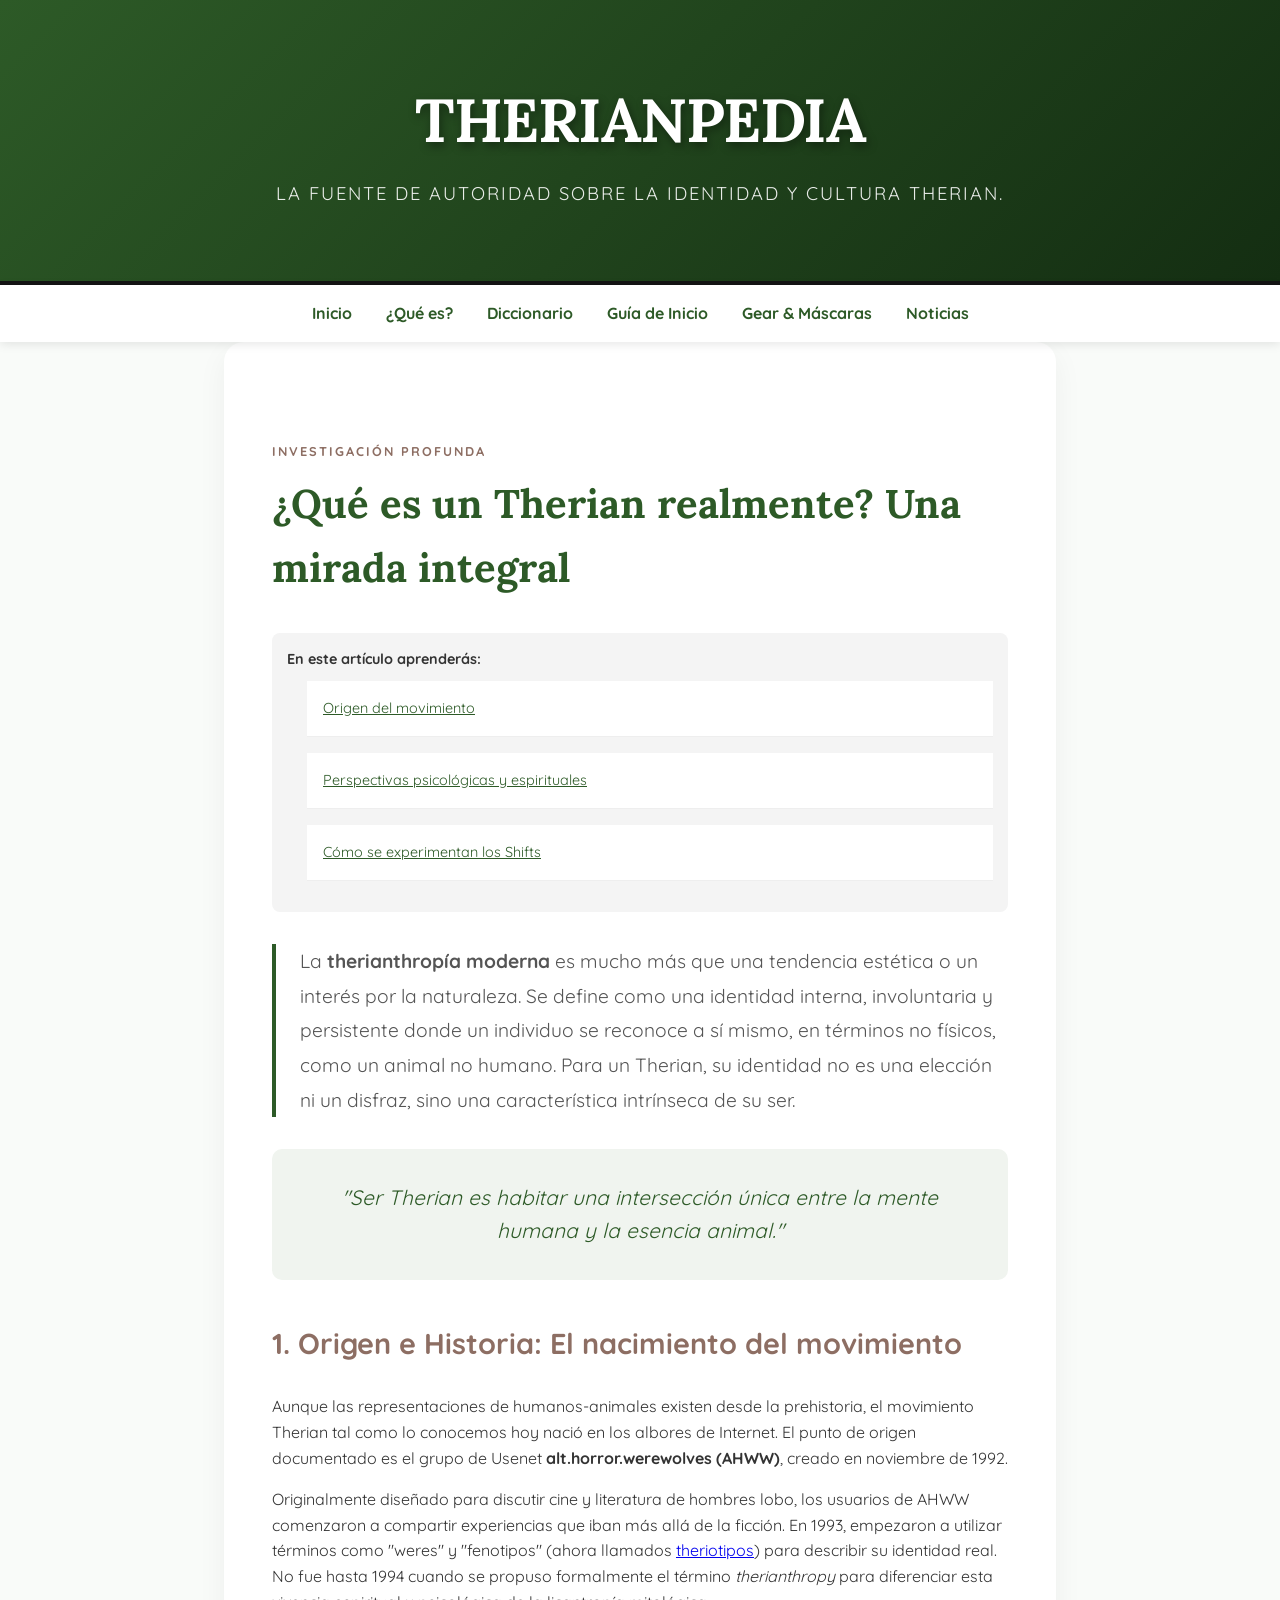
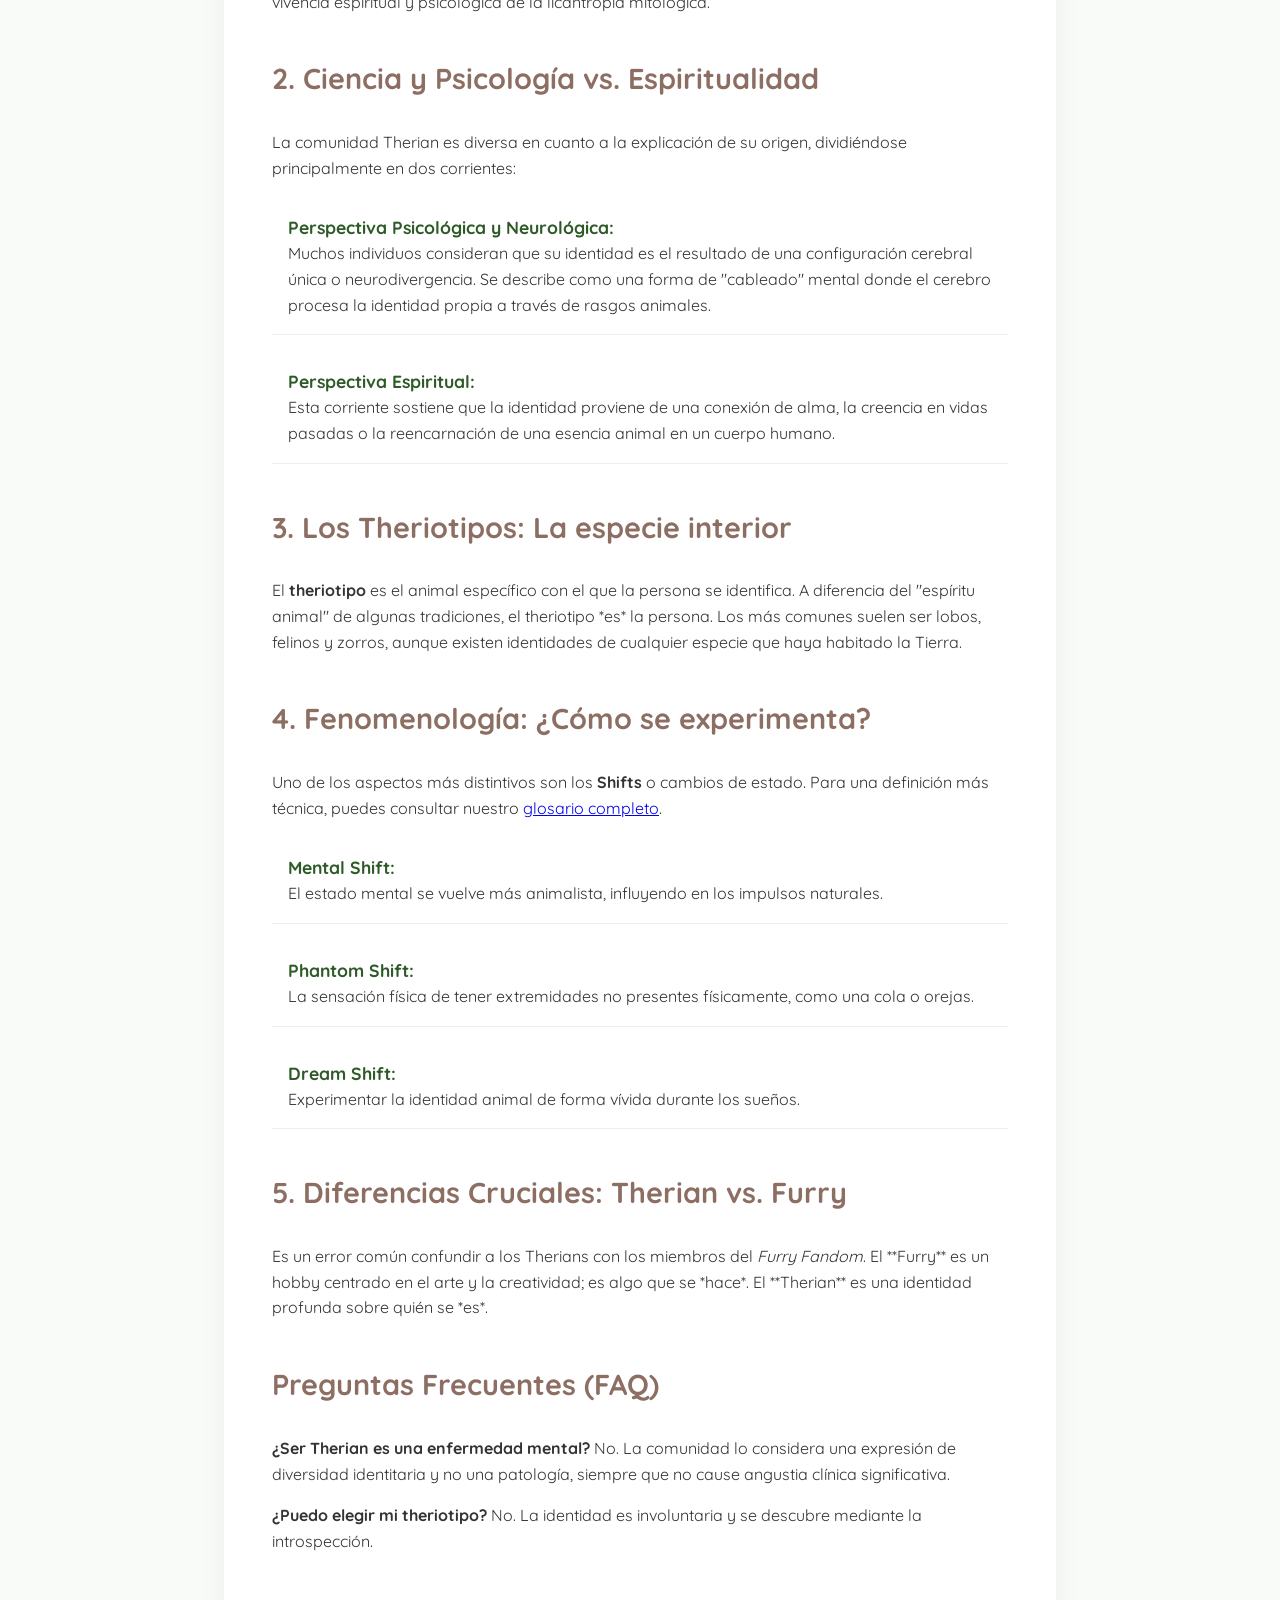
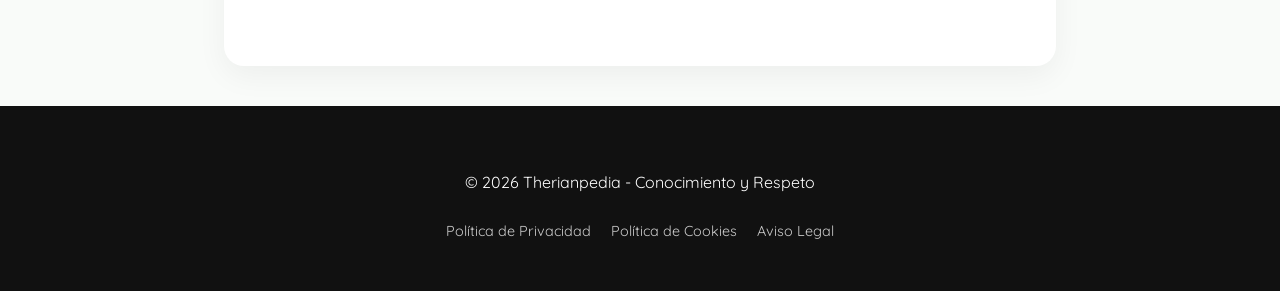
<file: que-es.html>
<!DOCTYPE html>
<html lang="es">
<head>
    <script>(function(w,d,s,l,i){w[l]=w[l]||[];w[l].push({'gtm.start':
    new Date().getTime(),event:'gtm.js'});var f=d.getElementsByTagName(s)[0],
    j=d.createElement(s),dl=l!='dataLayer'?'&l='+l:'';j.async=true;j.src=
    'https://www.googletagmanager.com/gtm.js?id='+i+dl;f.parentNode.insertBefore(j,f);
    })(window,document,'script','dataLayer','GTM-MTFQ6HSW');</script>
    <script async src="https://pagead2.googlesyndication.com/pagead/js/adsbygoogle.js?client=ca-pub-7533309416968239" crossorigin="anonymous"></script>
    <meta charset="UTF-8">
    <meta name="viewport" content="width=device-width, initial-scale=1.0">
    
    <title>¿Qué es un Therian? Historia, Ciencia y Espiritualidad | Therianpedia</title>
    <meta name="description" content="Guía completa sobre la identidad Therian: desde sus orígenes en los años 90 hasta las perspectivas psicológicas y espirituales actuales. Aprende sobre theriotipos y shifts.">
    <meta name="keywords" content="qué es therian, therianthropy, theriotipo, historia therian, AHWW, identidad animal, shifts, alterhuman">
    
    <link rel="stylesheet" href="styles.css">
    <link href="https://fonts.googleapis.com/css2?family=Quicksand:wght@400;700&family=Lora:ital,wght@0,400;0,700;1,400&display=swap" rel="stylesheet">

    <script type="application/ld+json">
    {
      "@context": "https://schema.org",
      "@type": "Article",
      "headline": "¿Qué es un Therian realmente? Una mirada integral",
      "description": "Explora la identidad Therian desde una perspectiva histórica, psicológica y espiritual.",
      "author": {
        "@type": "Organization",
        "name": "Therianpedia"
      },
      "genre": "Educación",
      "articleSection": "Fundamentos"
    }
    </script>
</head>
<body>
    <noscript><iframe src="https://www.googletagmanager.com/ns.html?id=GTM-MTFQ6HSW"
    height="0" width="0" style="display:none;visibility:hidden"></iframe></noscript>
    <header>
    <h1>THERIANPEDIA</h1>
    <p>La fuente de autoridad sobre la identidad y cultura Therian.</p>
</header>

<nav>
    <a href="index.html">Inicio</a>
    <a href="que-es.html">¿Qué es?</a>
    <a href="diccionario.html">Diccionario</a>
    <a href="guia.html">Guía de Inicio</a>
    <a href="gear.html">Gear & Máscaras</a>
    <a href="noticias.html">Noticias</a>
</nav>

<main>
   <section id="que-es" class="articulo-principal">
    <div class="contenedor-texto">
        <span class="categoria">Investigación Profunda</span>
        <h2>¿Qué es un Therian realmente? Una mirada integral</h2>
        
        <div class="tabla-contenidos" style="background: #f4f4f4; padding: 15px; border-radius: 8px; margin: 20px 0; font-size: 0.9rem;">
            <strong>En este artículo aprenderás:</strong>
            <ul style="margin: 10px 0 0 20px;">
                <li><a href="#historia" style="color: var(--verde-bosque);">Origen del movimiento</a></li>
                <li><a href="#ciencia" style="color: var(--verde-bosque);">Perspectivas psicológicas y espirituales</a></li>
                <li><a href="#experiencia" style="color: var(--verde-bosque);">Cómo se experimentan los Shifts</a></li>
            </ul>
        </div>

        <p class="introduccion">
            La <strong>therianthropía moderna</strong> es mucho más que una tendencia estética o un interés por la naturaleza. Se define como una identidad interna, involuntaria y persistente donde un individuo se reconoce a sí mismo, en términos no físicos, como un animal no humano. Para un Therian, su identidad no es una elección ni un disfraz, sino una característica intrínseca de su ser.
        </p>

        <div class="destacado">
            "Ser Therian es habitar una intersección única entre la mente humana y la esencia animal."
        </div>

        <h3 id="historia">1. Origen e Historia: El nacimiento del movimiento</h3>
        <p>
            Aunque las representaciones de humanos-animales existen desde la prehistoria, el movimiento Therian tal como lo conocemos hoy nació en los albores de Internet. El punto de origen documentado es el grupo de Usenet <strong>alt.horror.werewolves (AHWW)</strong>, creado en noviembre de 1992.
        </p>
        <p>
            Originalmente diseñado para discutir cine y literatura de hombres lobo, los usuarios de AHWW comenzaron a compartir experiencias que iban más allá de la ficción. En 1993, empezaron a utilizar términos como "weres" y "fenotipos" (ahora llamados <a href="diccionario.html">theriotipos</a>) para describir su identidad real. No fue hasta 1994 cuando se propuso formalmente el término <em>therianthropy</em> para diferenciar esta vivencia espiritual y psicológica de la licantropía mitológica.
        </p>

        <h3 id="ciencia">2. Ciencia y Psicología vs. Espiritualidad</h3>
        <p>La comunidad Therian es diversa en cuanto a la explicación de su origen, dividiéndose principalmente en dos corrientes:</p>
        
        <ul>
            <li><strong>Perspectiva Psicológica y Neurológica:</strong> Muchos individuos consideran que su identidad es el resultado de una configuración cerebral única o neurodivergencia. Se describe como una forma de "cableado" mental donde el cerebro procesa la identidad propia a través de rasgos animales.</li>
            <li><strong>Perspectiva Espiritual:</strong> Esta corriente sostiene que la identidad proviene de una conexión de alma, la creencia en vidas pasadas o la reencarnación de una esencia animal en un cuerpo humano.</li>
        </ul>

        <h3>3. Los Theriotipos: La especie interior</h3>
        <p>
            El <strong>theriotipo</strong> es el animal específico con el que la persona se identifica. A diferencia del "espíritu animal" de algunas tradiciones, el theriotipo *es* la persona. Los más comunes suelen ser lobos, felinos y zorros, aunque existen identidades de cualquier especie que haya habitado la Tierra.
        </p>

        <h3 id="experiencia">4. Fenomenología: ¿Cómo se experimenta?</h3>
        <p>Uno de los aspectos más distintivos son los <strong>Shifts</strong> o cambios de estado. Para una definición más técnica, puedes consultar nuestro <a href="diccionario.html">glosario completo</a>.</p>
        <ul>
            <li><strong>Mental Shift:</strong> El estado mental se vuelve más animalista, influyendo en los impulsos naturales.</li>
            <li><strong>Phantom Shift:</strong> La sensación física de tener extremidades no presentes físicamente, como una cola o orejas.</li>
            <li><strong>Dream Shift:</strong> Experimentar la identidad animal de forma vívida durante los sueños.</li>
        </ul>

        <h3>5. Diferencias Cruciales: Therian vs. Furry</h3>
        <p>
            Es un error común confundir a los Therians con los miembros del <em>Furry Fandom</em>. El **Furry** es un hobby centrado en el arte y la creatividad; es algo que se *hace*. El **Therian** es una identidad profunda sobre quién se *es*.
        </p>

        <h3>Preguntas Frecuentes (FAQ)</h3>
        <div class="faq-section">
            <p><strong>¿Ser Therian es una enfermedad mental?</strong> No. La comunidad lo considera una expresión de diversidad identitaria y no una patología, siempre que no cause angustia clínica significativa.</p>
            <p><strong>¿Puedo elegir mi theriotipo?</strong> No. La identidad es involuntaria y se descubre mediante la introspección.</p>
        </div>
    </div>
</section>
</main>

<footer class="footer-main">
    <div class="footer-content">
        <p>&copy; 2026 Therianpedia - Conocimiento y Respeto</p>
        <div class="footer-links">
            <a href="privacidad.html">Política de Privacidad</a>
            <a href="cookies.html">Política de Cookies</a>
            <a href="aviso-legal.html">Aviso Legal</a>
        </div>
    </div>
</footer>
</body>
</html>
</file>
<file: styles.css>
/* ==========================================================================
   1. VARIABLES Y ESTILOS GLOBALES
   ========================================================================== */
:root {
    --verde-bosque: #2d5a27;
    --tierra: #8d6e63;
    --fondo: #f9fbf9;
    --texto: #333;
}

body {
    font-family: 'Quicksand', sans-serif;
    background-color: var(--fondo);
    color: var(--texto);
    margin: 0;
    line-height: 1.6;
}

button {
    background: var(--verde-bosque);
    color: white;
    border: none;
    padding: 10px 20px;
    border-radius: 5px;
    cursor: pointer;
}

/* ==========================================================================
   2. HEADER Y NAVEGACIÓN
   ========================================================================== */
header {
    background: linear-gradient(135deg, var(--verde-bosque) 0%, #142e12 100%);
    color: #ffffff;
    text-align: center;
    padding: 4.5rem 1rem;
    box-shadow: 0 4px 25px rgba(0, 0, 0, 0.2);
    border-bottom: 4px solid #141414;
    position: relative;
    overflow: hidden;
}

header::before {
    content: "";
    position: absolute;
    top: 0;
    left: 0;
    width: 100%;
    height: 100%;
    background-image: url('https://www.transparenttextures.com/patterns/stardust.png');
    opacity: 0.3;
    pointer-events: none;
}

header h1 {
    font-family: 'Lora', serif;
    font-size: 3.8rem;
    font-weight: 700;
    margin: 0 0 10px 0;
    letter-spacing: -1.5px;
    text-shadow: 2px 4px 10px rgba(0, 0, 0, 0.4);
    position: relative;
    z-index: 1;
}

header p {
    font-family: 'Quicksand', sans-serif;
    font-size: 1.15rem;
    margin: 0;
    opacity: 0.9;
    letter-spacing: 2px;
    text-transform: uppercase;
    position: relative;
    z-index: 1;
}

nav {
    background: #fff;
    padding: 1rem;
    text-align: center;
    position: sticky;
    top: 0;
    box-shadow: 0 2px 10px rgba(0,0,0,0.1);
    z-index: 100;
}

nav a {
    margin: 0 15px;
    text-decoration: none;
    color: var(--verde-bosque);
    font-weight: bold;
    display: inline-block; /* Ayuda al responsive */
}

/* ==========================================================================
   3. LAYOUT PRINCIPAL Y ANUNCIOS (ADSENSE)
   ========================================================================== */
.page-layout {
    display: flex;
    justify-content: center;
    max-width: 1600px;
    margin: 20px auto;
    padding: 0 15px;
    gap: 20px;
}

.content-center {
    flex: 1;
    max-width: 1040px;
    background: #fff;
    padding: 30px;
    box-shadow: 0 2px 10px rgba(0,0,0,0.02);
    border: 1px solid var(--color-border);
}

.ad-banner {
    width: 160px;
    display: none; /* Se activa en pantallas grandes vía Media Queries */
}

.ad-sticky {
    background-color: #e5e5e5;
    height: 600px;
    border: 1px dashed #bbb;
    position: sticky;
    top: 80px;
    display: flex;
    align-items: center;
    justify-content: center;
    color: #888;
    font-size: 0.8rem;
    font-weight: bold;
    letter-spacing: 1px;
}

/* ==========================================================================
   4. ELEMENTOS REUTILIZABLES (Cards, Categorías, Botones extra)
   ========================================================================== */
.categoria {
    text-transform: uppercase;
    color: var(--tierra);
    font-weight: bold;
    font-size: 0.8rem;
    letter-spacing: 2px;
}

.destacado {
    background: #f0f4ef;
    padding: 2rem;
    border-radius: 10px;
    font-style: italic;
    font-size: 1.3rem;
    text-align: center;
    color: var(--verde-bosque);
    margin: 2rem 0;
}

.btn-primario {
    display: inline-block;
    background: #1a1a1a;
    color: #fff;
    padding: 12px 24px;
    border-radius: 6px;
    font-weight: 700;
    text-decoration: none;
    transition: background 0.3s ease;
}

.btn-primario:hover {
    background: #d90429;
}

.a-index {
    text-decoration: none;
    color: white;
}

.b-index {
    transition: all 0.3s cubic-bezier(0.25, 0.8, 0.25, 1);
}

.b-index:hover {
    background-color: #d90429;
    color: #ffffff;
    transform: translateY(-3px);
    box-shadow: 0 8px 20px rgba(217, 4, 41, 0.3);
}

/* ==========================================================================
   5. SECCIÓN INICIO (Hero, Artículos simples)
   ========================================================================== */
.card-destacada {
    padding-left: 160px;
}

.grid-articulos {
    display: grid;
    grid-template-columns: repeat(auto-fit, minmax(300px, 1fr));
    gap: 20px;
    padding: 2rem;
    max-width: 1200px;
    margin: 0 auto;
}

article {
    background: white;
    padding: 20px;
    border-radius: 15px;
    border-left: 2px solid var(--tierra);
    box-shadow: 0 4px 6px rgba(0,0,0,0.05);
}

article h3 {
    color: var(--verde-bosque);
}

/* Artículo Principal (Lectura) */
.articulo-principal {
    padding: 4rem 1rem;
    max-width: 800px;
    margin: 0 auto;
    background: #fff;
    border-radius: 20px;
    box-shadow: 0 10px 30px rgba(0,0,0,0.05);
}

.contenedor-texto {
    padding: 2rem;
}

.articulo-principal h2 {
    font-family: 'Lora', serif;
    font-size: 2.5rem;
    color: var(--verde-bosque);
    margin-top: 0.5rem;
}

.introduccion {
    font-size: 1.2rem;
    color: #555;
    line-height: 1.8;
    border-left: 4px solid var(--verde-bosque);
    padding-left: 1.5rem;
    margin: 2rem 0;
}

.articulo-principal h3 {
    font-size: 1.8rem;
    color: var(--tierra);
    margin-top: 2.5rem;
}

.articulo-principal ul {
    list-style: none;
    padding: 0;
}

.articulo-principal li {
    background: #fff;
    margin-bottom: 1rem;
    padding: 1rem;
    border-bottom: 1px solid #eee;
}

.articulo-principal li strong {
    color: var(--verde-bosque);
    display: block;
    font-size: 1.1rem;
}

/* ==========================================================================
   6. SECCIÓN DICCIONARIO
   ========================================================================== */
.seccion-diccionario {
    padding: 4rem 1rem;
    max-width: 1000px;
    margin: 0 auto;
}

.contenedor-diccionario h2 {
    font-family: 'Lora', serif;
    font-size: 2.2rem;
    color: var(--verde-bosque);
}

.grid-diccionario {
    display: grid;
    grid-template-columns: repeat(auto-fit, minmax(280px, 1fr));
    gap: 25px;
    margin-top: 3rem;
}

.termino {
    background: #fff;
    padding: 1.5rem;
    border-radius: 12px;
    box-shadow: 0 4px 15px rgba(0,0,0,0.05);
    position: relative;
    transition: transform 0.3s ease;
    border-top: 3px solid var(--tierra);
}

.termino:hover {
    transform: translateY(-5px);
}

.letra {
    position: absolute;
    top: -15px;
    right: 15px;
    background: var(--tierra);
    color: white;
    width: 30px;
    height: 30px;
    display: flex;
    align-items: center;
    justify-content: center;
    border-radius: 50%;
    font-weight: bold;
    font-size: 0.8rem;
}

.termino h4 {
    margin: 0 0 10px 0;
    color: var(--verde-bosque);
    font-size: 1.2rem;
}

.termino p {
    margin: 0;
    font-size: 0.95rem;
    color: #666;
    line-height: 1.5;
}

/* ==========================================================================
   7. SECCIÓN GUÍA
   ========================================================================== */
.seccion-guia {
    padding: 4rem 1rem;
    background-color: #f0f4ef;
    margin: 4rem 0;
}

.contenedor-guia {
    max-width: 800px;
    margin: 0 auto;
}

.contenedor-guia h2 {
    font-family: 'Lora', serif;
    font-size: 2.2rem;
    color: var(--verde-bosque);
}

.pasos-container {
    margin-top: 3rem;
    display: flex;
    flex-direction: column;
    gap: 30px;
}

.paso {
    display: flex;
    align-items: flex-start;
    gap: 20px;
    background: white;
    padding: 1.5rem;
    border-radius: 15px;
    box-shadow: 0 5px 15px rgba(0,0,0,0.05);
}

.paso-numero {
    background: var(--verde-bosque);
    color: white;
    font-weight: bold;
    font-size: 1.2rem;
    min-width: 50px;
    height: 50px;
    display: flex;
    align-items: center;
    justify-content: center;
    border-radius: 50%;
}

.paso-info h4 {
    margin: 0 0 10px 0;
    color: var(--tierra);
    font-size: 1.3rem;
}

.paso-info p {
    margin: 0;
    color: #666;
    line-height: 1.6;
}

/* ==========================================================================
   8. SECCIÓN GEAR & MÁSCARAS
   ========================================================================== */
.seccion-gear {
    padding: 4rem 1rem;
    max-width: 1100px;
    margin: 0 auto;
}

.contenedor-gear h2 {
    font-family: 'Lora', serif;
    font-size: 2.2rem;
    color: var(--verde-bosque);
}

.grid-gear {
    display: grid;
    grid-template-columns: repeat(auto-fit, minmax(240px, 1fr));
    gap: 20px;
    margin-top: 3rem;
}

.gear-card {
    background: #fff;
    padding: 2rem;
    border-radius: 20px;
    text-align: center;
    border: 2px solid #f0f4ef;
    transition: all 0.3s ease;
}

.gear-card:hover {
    border-color: var(--tierra);
    box-shadow: 0 10px 20px rgba(0,0,0,0.05);
}

.gear-icon {
    font-size: 3rem;
    margin-bottom: 1.5rem;
    display: block;
}

.gear-card h4 {
    color: var(--verde-bosque);
    font-size: 1.4rem;
    margin-bottom: 1rem;
}

.gear-card p {
    color: #777;
    font-size: 0.95rem;
    line-height: 1.6;
}

/* ==========================================================================
   9. SECCIÓN NOTICIAS (PORTAL PREMIUM Y PREVIEWS)
   ========================================================================== */
.noticias-header {
    display: flex;
    align-items: center;
    gap: 10px;
    border-bottom: 4px solid #000;
    padding-bottom: 10px;
    margin-bottom: 25px;
}

.dot {
    width: 12px;
    height: 12px;
    background-color: var(--color-accent);
    border-radius: 50%;
}

.noticias-header h2 {
    font-family: 'Quicksand', sans-serif;
    font-weight: 700;
    font-size: 1.2rem;
    margin: 0;
    letter-spacing: -0.5px;
}

.grid-noticias-premium {
    display: grid;
    grid-template-columns: repeat(4, 1fr);
    gap: 25px;
}

.grid-noticias-premium article {
    display: flex;
    flex-direction: column;
}

.grid-noticias-premium img {
    width: 100%;
    object-fit: cover;
    display: block;
    margin-bottom: 12px;
}

.tag {
    color: var(--color-accent);
    font-weight: 700;
    font-size: 0.8rem;
    text-transform: uppercase;
    display: block;
    margin-bottom: 5px;
}

/* Tamaños de las noticias */
.noti-principal {
    grid-column: span 2;
    grid-row: span 2;
    border-right: 1px solid var(--color-border);
    padding-right: 25px;
}

.noti-principal a { text-decoration: none; }
.noti-principal img { height: 350px; }

.noti-principal h3 {
    font-family: 'Lora', serif;
    font-size: 2.2rem;
    line-height: 1.15;
    margin: 5px 0 15px 0;
}

.noti-principal p {
    font-size: 1.1rem;
    color: #444;
    line-height: 1.5;
    margin: 0;
}

.noti-secundaria {
    grid-column: span 1;
    border-bottom: 1px solid var(--color-border);
    padding-bottom: 20px;
}

.noti-secundaria a { text-decoration: none; }
.noti-secundaria img { height: 140px; }

.noti-secundaria h3 {
    font-family: 'Lora', serif;
    font-size: 1.15rem;
    line-height: 1.25;
    margin: 5px 0 0 0;
}

.noti-mini {
    grid-column: span 1;
    border-bottom: 1px solid var(--color-border);
    padding-bottom: 20px;
}

.noti-mini a { text-decoration: none; }
.noti-mini img { height: 140px; }

.noti-mini h3 {
    font-family: 'Lora', serif;
    font-size: 1.05rem;
    line-height: 1.3;
    margin: 5px 0 0 0;
}

/* Hovers unificados Noticias */
.noti-principal a:hover,
.noti-secundaria a:hover,
.noti-mini a:hover {
    color: var(--color-accent);
    text-decoration: underline;
    text-decoration-color: var(--color-accent);
    text-decoration-thickness: 1px;
    text-underline-offset: 1px;
}

/* Previews Noticias en Portada */
.preview-noticias {
    margin-bottom: 4rem;
    padding: 2rem;
    border-top: 1px solid #eee;
}

.mini-grid-noticias {
    display: grid;
    grid-template-columns: repeat(auto-fit, minmax(300px, 1fr));
    gap: 20px;
    margin-bottom: 2rem;
}

.mini-card-noticia {
    background: #fff;
    border-radius: 12px;
    overflow: hidden;
    box-shadow: 0 4px 15px rgba(0,0,0,0.05);
    transition: transform 0.3s ease;
    border: 1px solid #eaeaea;
}

.mini-card-noticia:hover {
    transform: translateY(-5px);
    box-shadow: 0 10px 25px rgba(0,0,0,0.1);
}

.mini-card-noticia img {
    width: 100%;
    height: 180px;
    object-fit: cover;
}

.mini-card-info {
    padding: 20px;
}

.mini-tag {
    color: #d90429;
    font-size: 0.75rem;
    font-weight: 800;
    text-transform: uppercase;
    letter-spacing: 0.5px;
}

.mini-card-info h4 {
    font-family: 'Lora', serif;
    font-size: 1.2rem;
    margin: 10px 0 15px 0;
    line-height: 1.3;
    color: #1a1a1a;
}

.link-leer {
    color: #1a1a1a;
    font-weight: 700;
    font-size: 0.9rem;
    text-decoration: none;
    transition: color 0.2s ease;
}

.link-leer:hover {
    color: #d90429;
}

.boton-centrado {
    text-align: center;
    margin-top: 1rem;
}

/* ==========================================================================
   10. NEWSLETTER
   ========================================================================== */
.newsletter-banner {
    background: linear-gradient(rgba(0,0,0,0.8), rgba(0,0,0,0.8)), url('https://images.unsplash.com/photo-1441974231531-c6227db76b6e?auto=format&fit=crop&w=1200') center/cover;
    padding: 4rem 2rem;
    border-radius: 16px;
    margin-bottom: 4rem;
    text-align: center;
    color: white;
}

.newsletter-content {
    max-width: 600px;
    margin: 0 auto;
}

.newsletter-content h2 {
    font-family: 'Lora', serif;
    font-size: 2.2rem;
    margin: 0 0 15px 0;
}

.newsletter-content p {
    font-size: 1.1rem;
    opacity: 0.9;
    margin-bottom: 25px;
    line-height: 1.5;
}

.formulario-email {
    display: flex;
    gap: 10px;
    justify-content: center;
}

.formulario-email input {
    flex: 1;
    max-width: 350px;
    padding: 12px 20px;
    border: none;
    border-radius: 6px;
    font-family: 'Quicksand', sans-serif;
    font-size: 1rem;
    outline: none;
}

.formulario-email button {
    background: #d90429;
    color: white;
    border: none;
    padding: 12px 25px;
    border-radius: 6px;
    font-weight: 700;
    font-size: 1rem;
    cursor: pointer;
    font-family: 'Quicksand', sans-serif;
    transition: background 0.3s ease;
}

.formulario-email button:hover {
    background: #b0001f;
}

/* ==========================================================================
   11. SECCIÓN TUTORIAL (Vídeo y Materiales)
   ========================================================================== */
.seccion-tutorial {
    padding: 4rem 1rem;
    background-color: #ffffff;
    border-top: 1px solid var(--color-border);
}

.contenedor-tutorial {
    max-width: 900px;
    margin: 0 auto;
}

.contenedor-tutorial h2 {
    font-family: 'Lora', serif;
    font-size: 2.2rem;
    color: var(--color-text);
    margin: 0.5rem 0 1rem 0;
}

.contenedor-tutorial p {
    color: #555;
    font-size: 1.1rem;
    line-height: 1.6;
    margin-bottom: 2rem;
}

.video-responsive {
    position: relative;
    padding-bottom: 56.25%; 
    height: 0;
    overflow: hidden;
    border-radius: 12px;
    box-shadow: 0 10px 30px rgba(0,0,0,0.1);
    margin-bottom: 3rem;
}

.video-responsive iframe {
    position: absolute;
    top: 0;
    left: 0;
    width: 100%;
    height: 100%;
    border: none;
}

.materiales-box {
    background-color: var(--color-bg);
    padding: 2.5rem;
    border-radius: 12px;
    border-left: 5px solid var(--color-accent);
    box-shadow: 0 4px 15px rgba(0,0,0,0.03);
}

.materiales-box h3 {
    font-family: 'Quicksand', sans-serif;
    font-size: 1.4rem;
    margin-top: 0;
    margin-bottom: 1.5rem;
    color: var(--color-text);
}

.lista-check {
    list-style: none;
    padding: 0;
    margin: 0;
}

.lista-check li {
    position: relative;
    padding-left: 30px;
    margin-bottom: 15px;
    line-height: 1.5;
    color: #444;
}

.lista-check li::before {
    content: "✓";
    position: absolute;
    left: 0;
    top: 0;
    color: white;
    background-color: var(--color-accent);
    width: 20px;
    height: 20px;
    border-radius: 50%;
    display: flex;
    align-items: center;
    justify-content: center;
    font-size: 12px;
    font-weight: bold;
}

/* ==========================================================================
   12. PÁGINAS LEGALES (Privacidad, Cookies, Aviso)
   ========================================================================== */
.legal-content {
    padding: 40px;
}

.legal-content h2 {
    font-family: 'Lora', serif;
    font-size: 2rem;
    margin-bottom: 20px;
    color: var(--color-text);
}

.legal-content h3 {
    font-family: 'Quicksand', sans-serif;
    font-size: 1.3rem;
    margin-top: 30px;
    margin-bottom: 15px;
    color: var(--color-accent);
}

.legal-content p, .legal-content li {
    font-size: 1.05rem;
    line-height: 1.7;
    color: #444;
    margin-bottom: 15px; 
}

.legal-content ul {
    margin-bottom: 20px;
    padding-left: 20px;
}

/* ==========================================================================
   13. FOOTER
   ========================================================================== */
footer, .footer-main {
    background-color: #111; /* Unificado con tu código posterior */
    color: #fff;
    padding: 3rem 1rem;
    text-align: center;
    margin-top: 40px;
}

.footer-content {
    max-width: 1200px;
    margin: 0 auto;
}

.footer-links {
    margin-top: 1.5rem;
    display: flex;
    justify-content: center;
    flex-wrap: wrap;
    gap: 20px;
}

.footer-links a {
    color: #ccc;
    text-decoration: none;
    font-size: 0.9rem;
    transition: color 0.3s ease;
}

.footer-links a:hover {
    color: #fff;
    text-decoration: underline;
}

/* ==========================================================================
   14. MEDIA QUERIES (RESPONSIVE)
   ========================================================================== */

/* Pantallas Extra Grandes (Activar anuncios laterales) */
@media (min-width: 1400px) {
    .ad-banner { width: 300px; }
}

@media (min-width: 1100px) {
    .ad-banner { display: block; }
}

/* Pantallas Medianas (Tablets y Laptops pequeñas) */
@media (max-width: 1024px) {
    .grid-noticias-premium {
        grid-template-columns: repeat(2, 1fr);
    }
    .noti-principal {
        border-right: none;
        padding-right: 0;
        border-bottom: 1px solid var(--color-border);
        padding-bottom: 25px;
    }
}

@media (max-width: 900px) {
    .main-grid { grid-template-columns: 1fr; }
    .news-secondary-row { grid-template-columns: 1fr; }
}

@media (max-width: 850px) {
    .noticias-grid {
        grid-template-columns: 1fr;
    }
}

/* Pantallas Pequeñas y Móviles */
@media (max-width: 768px) {
    .card-destacada {
        padding-left: 20px; /* Corrección crucial para móviles */
        padding-right: 20px;
    }
}

@media (max-width: 600px) {
    nav a {
        display: block;
        margin: 5px 0;
    }
    
    .grid-noticias-premium {
        grid-template-columns: 1fr;
    }
    
    .noti-principal {
        grid-column: 1;
        grid-row: auto;
    }
    
    .noti-secundaria, .noti-mini {
        grid-column: 1;
    }
    
    .nav-links {
        flex-wrap: wrap;
        gap: 15px;
    }
    
    .paso {
        flex-direction: column;
        align-items: center;
        text-align: center;
    }
    
    .formulario-email {
        flex-direction: column;
        align-items: center;
    }
    
    .formulario-email input, .formulario-email button {
        width: 100%;
        max-width: 100%;
    }

    .footer-links {
        flex-direction: column;
        gap: 10px;
    }
}
</file>
